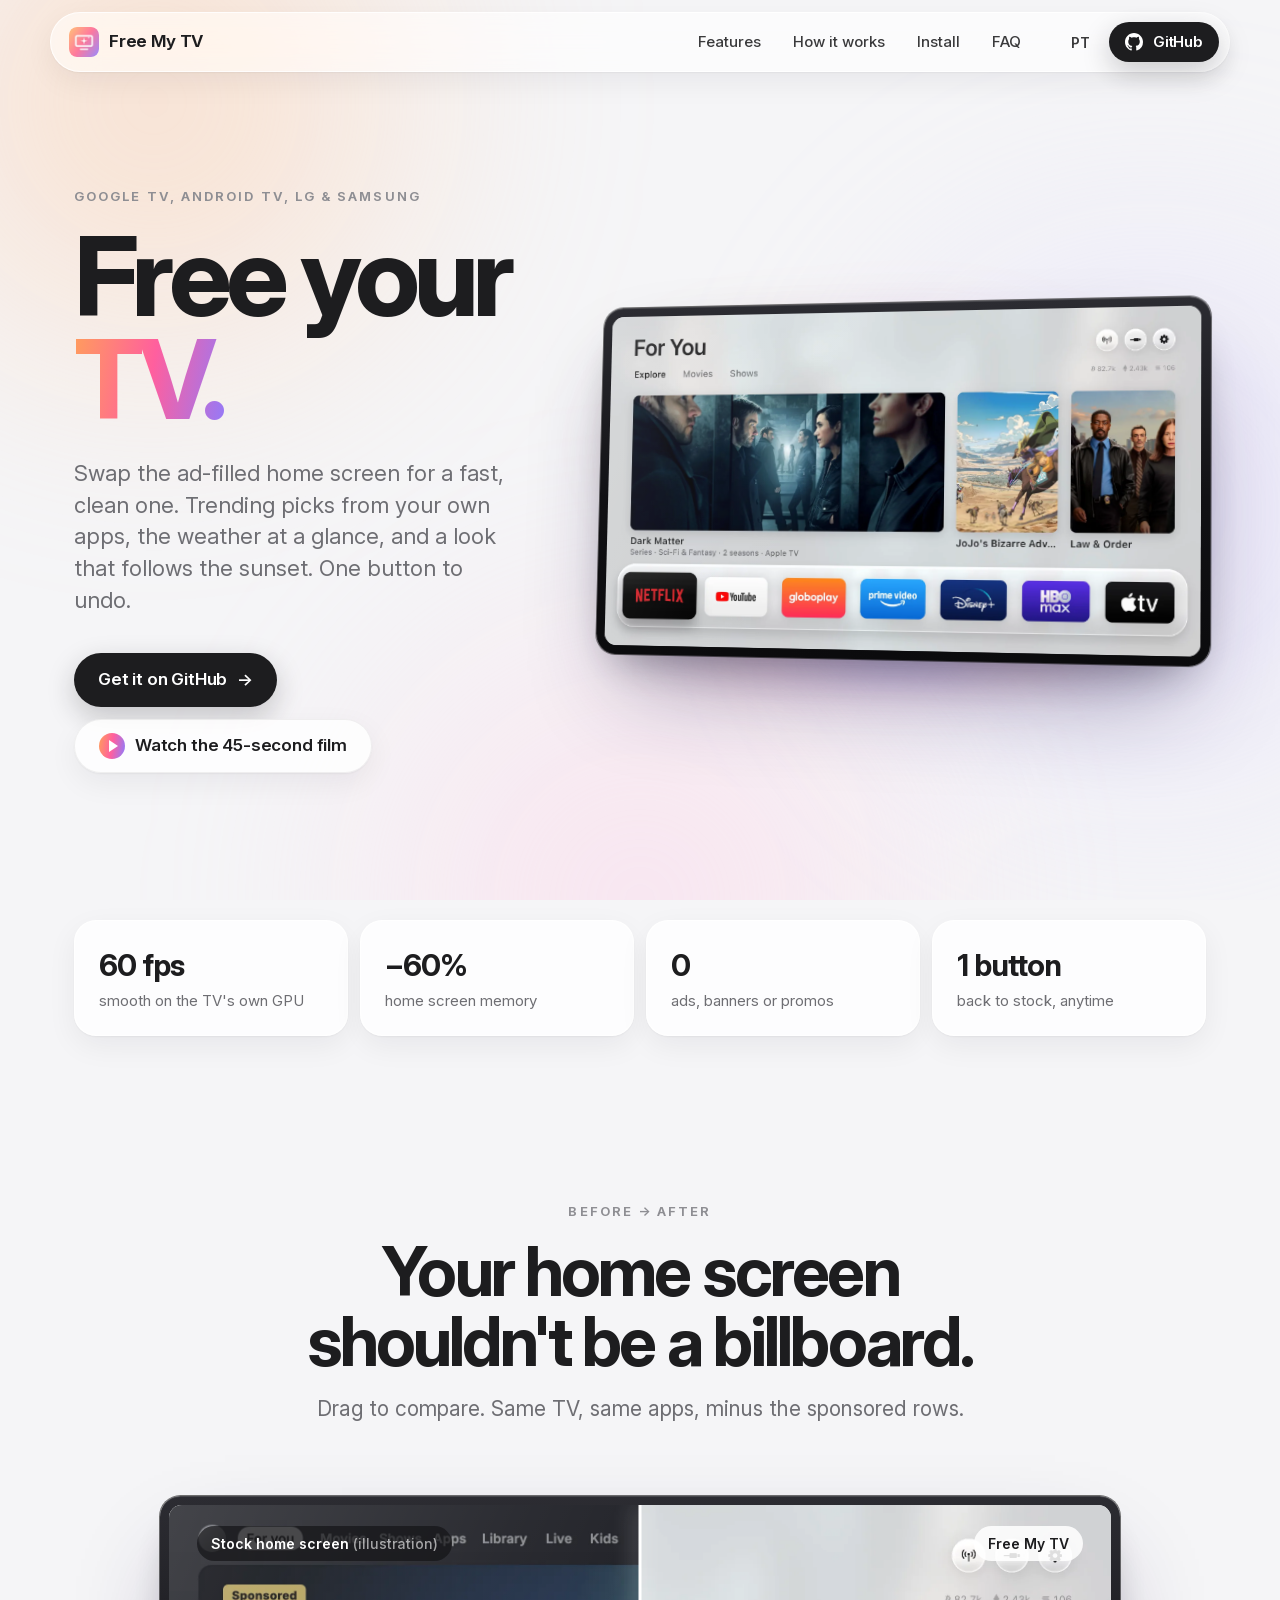
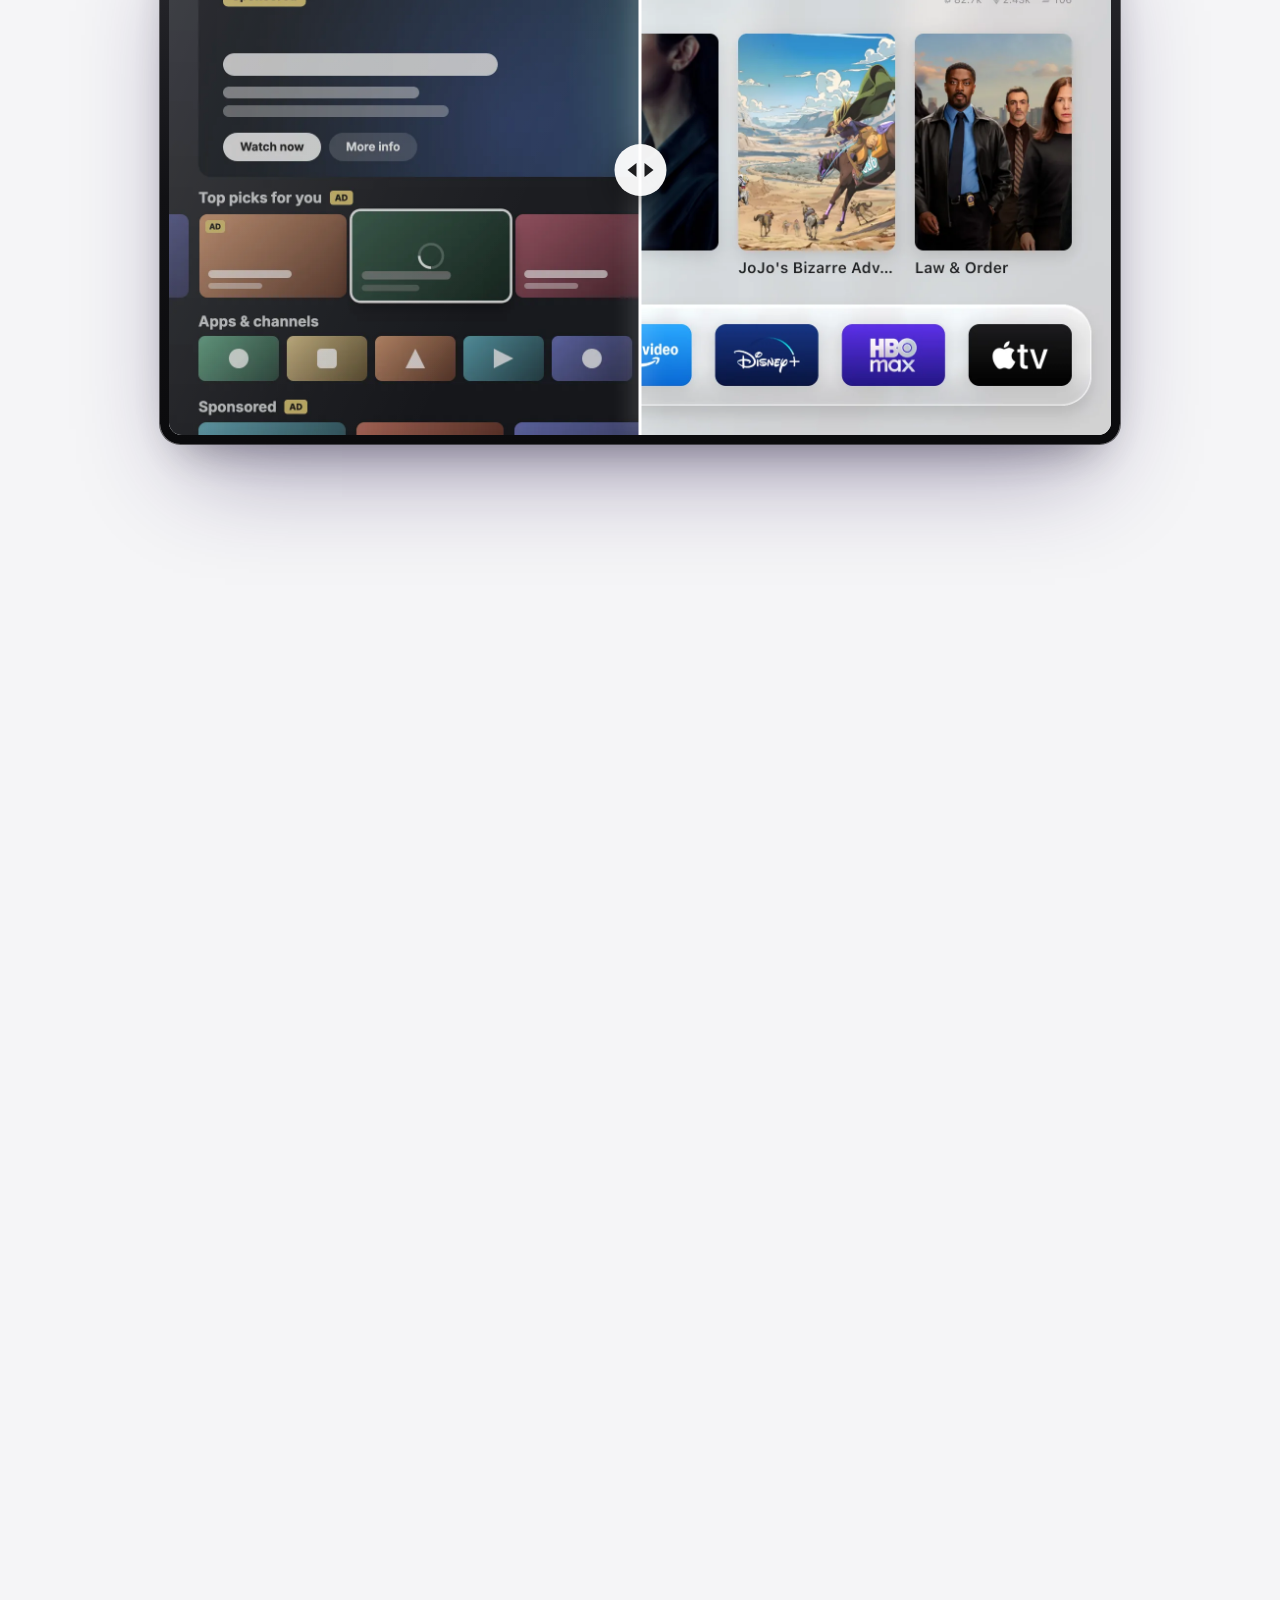
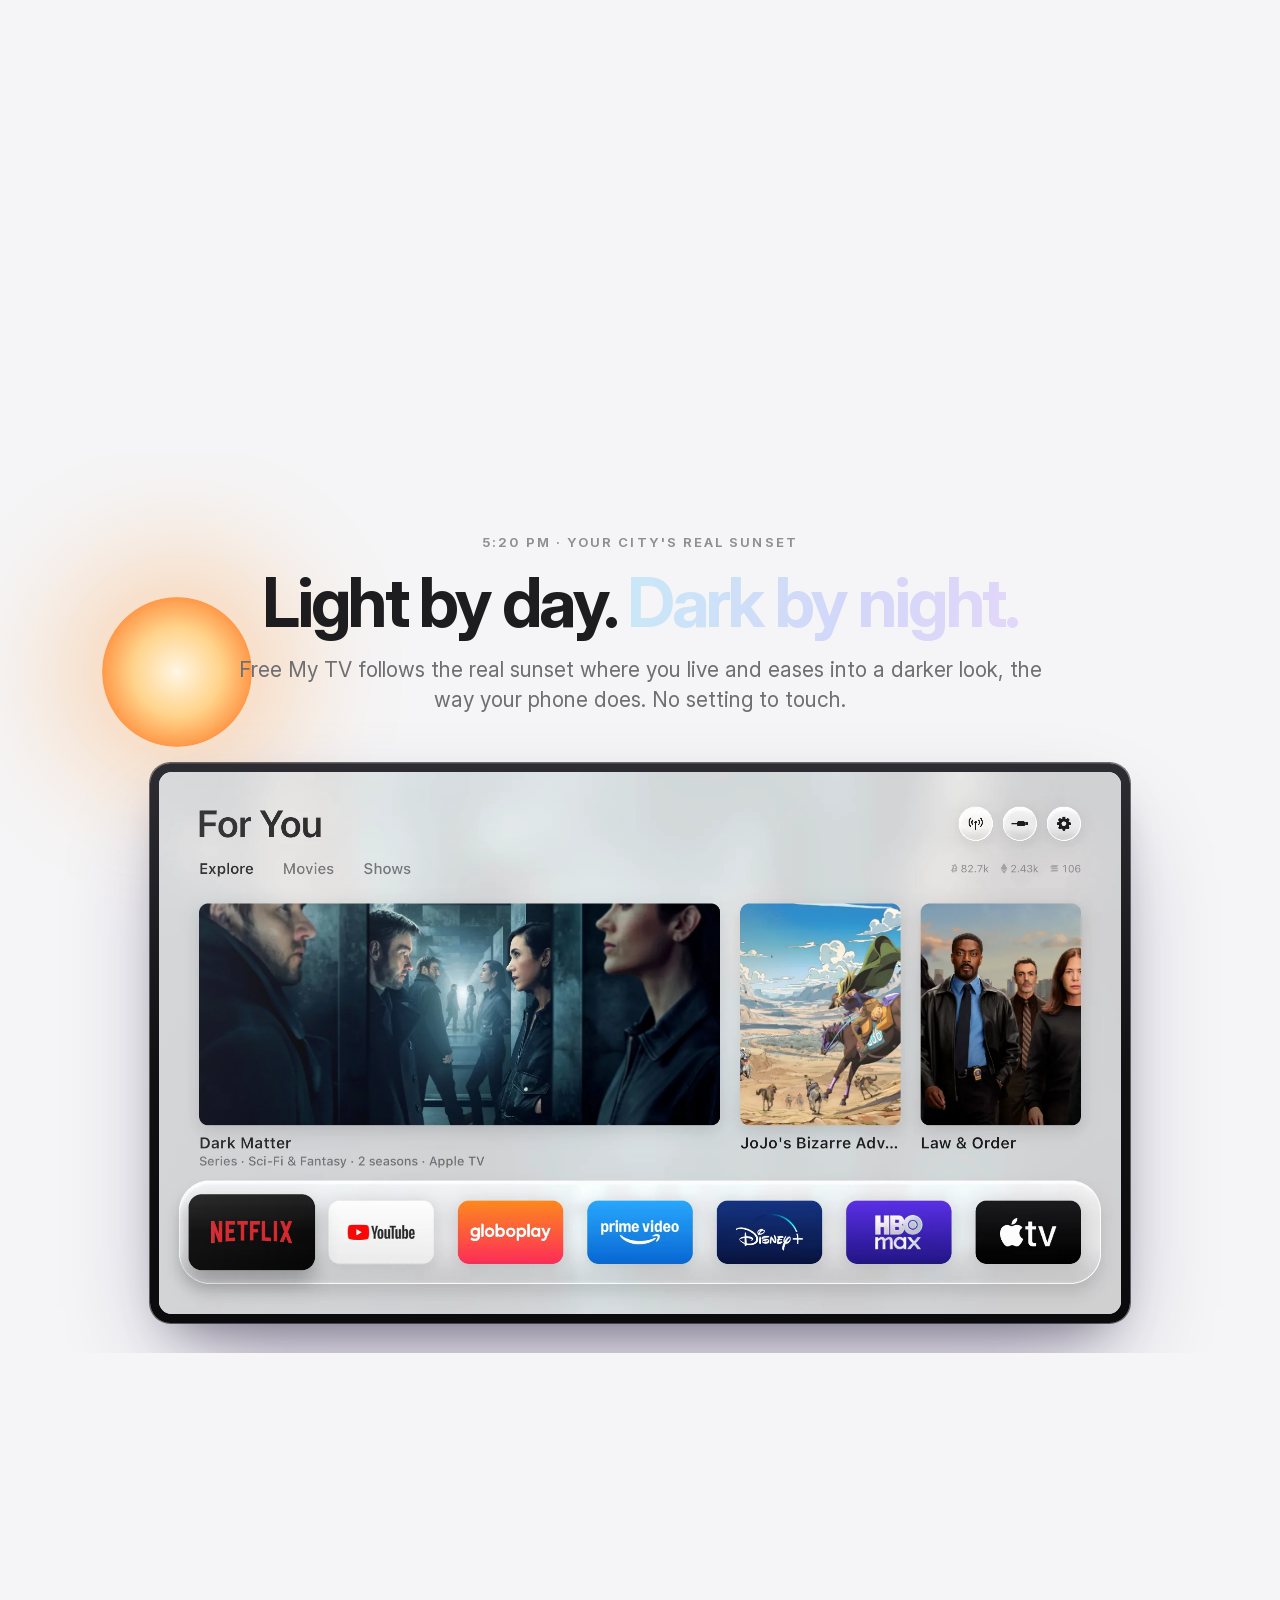
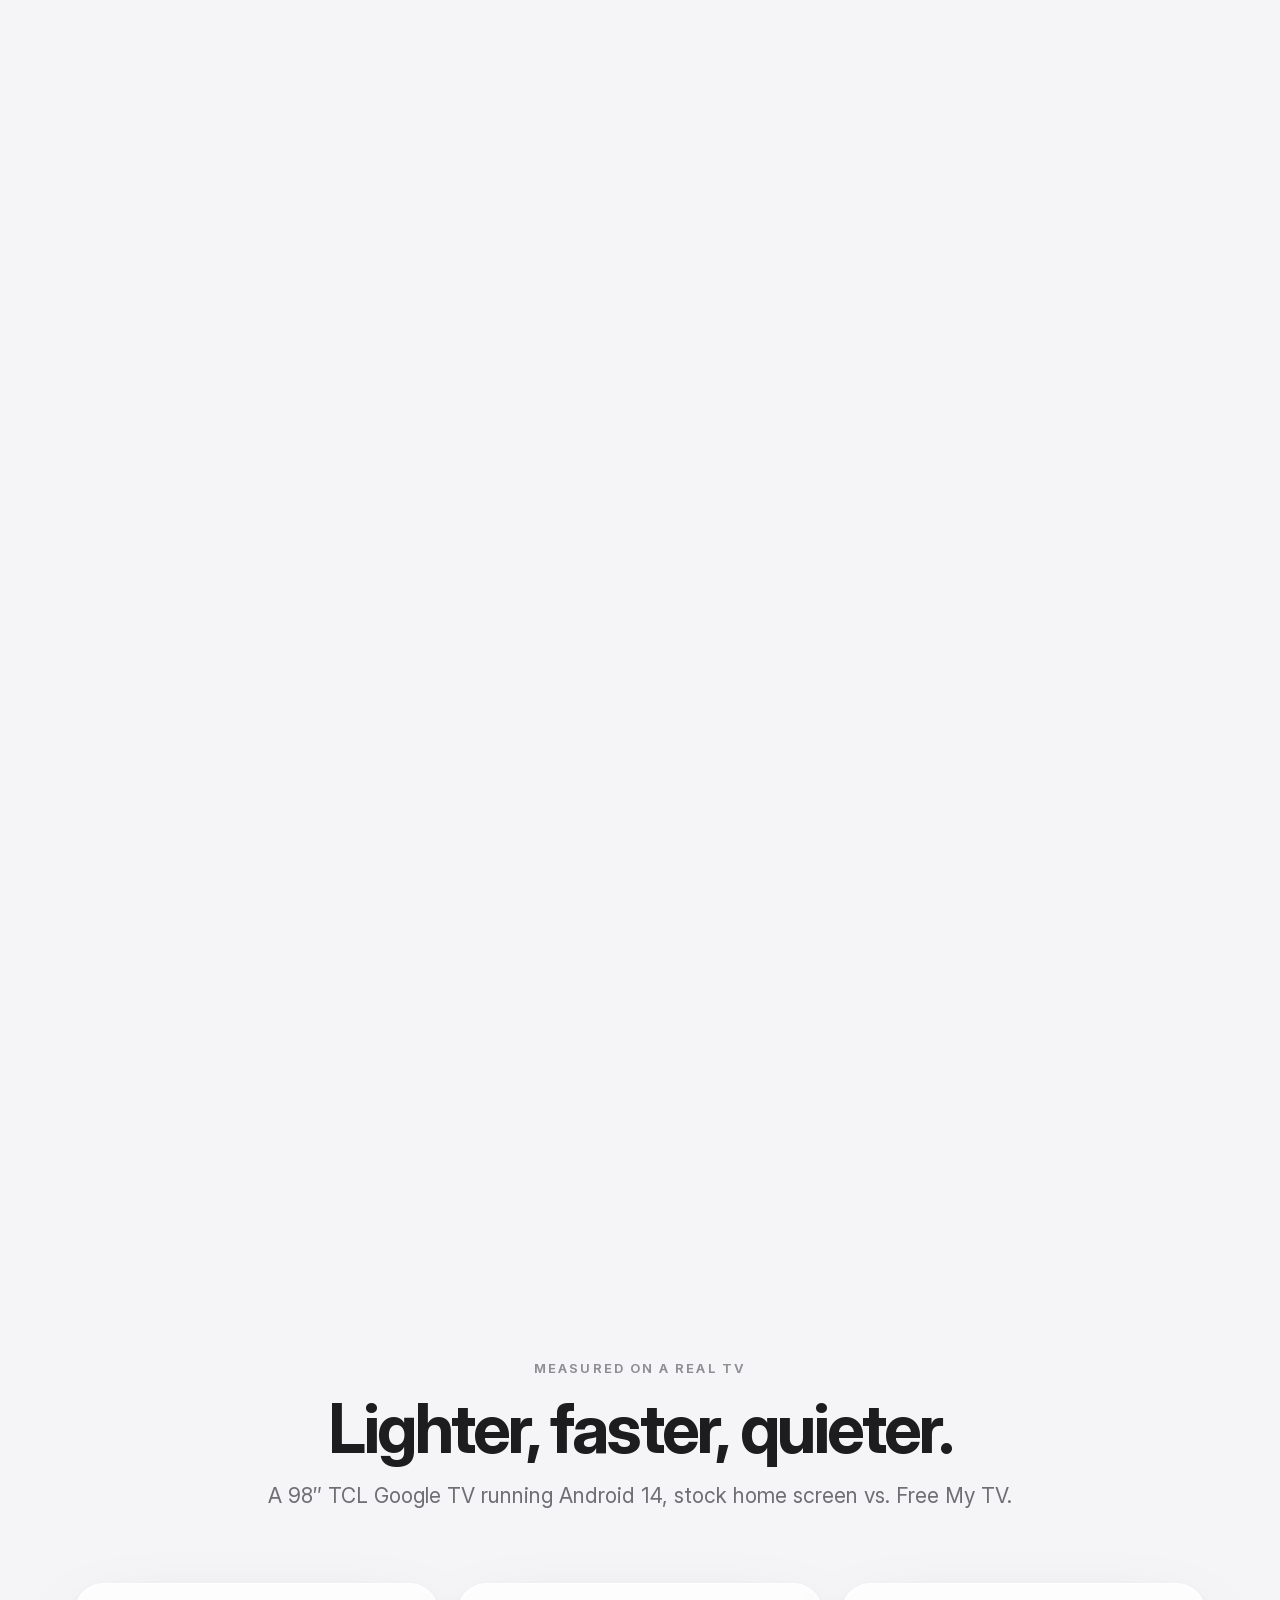
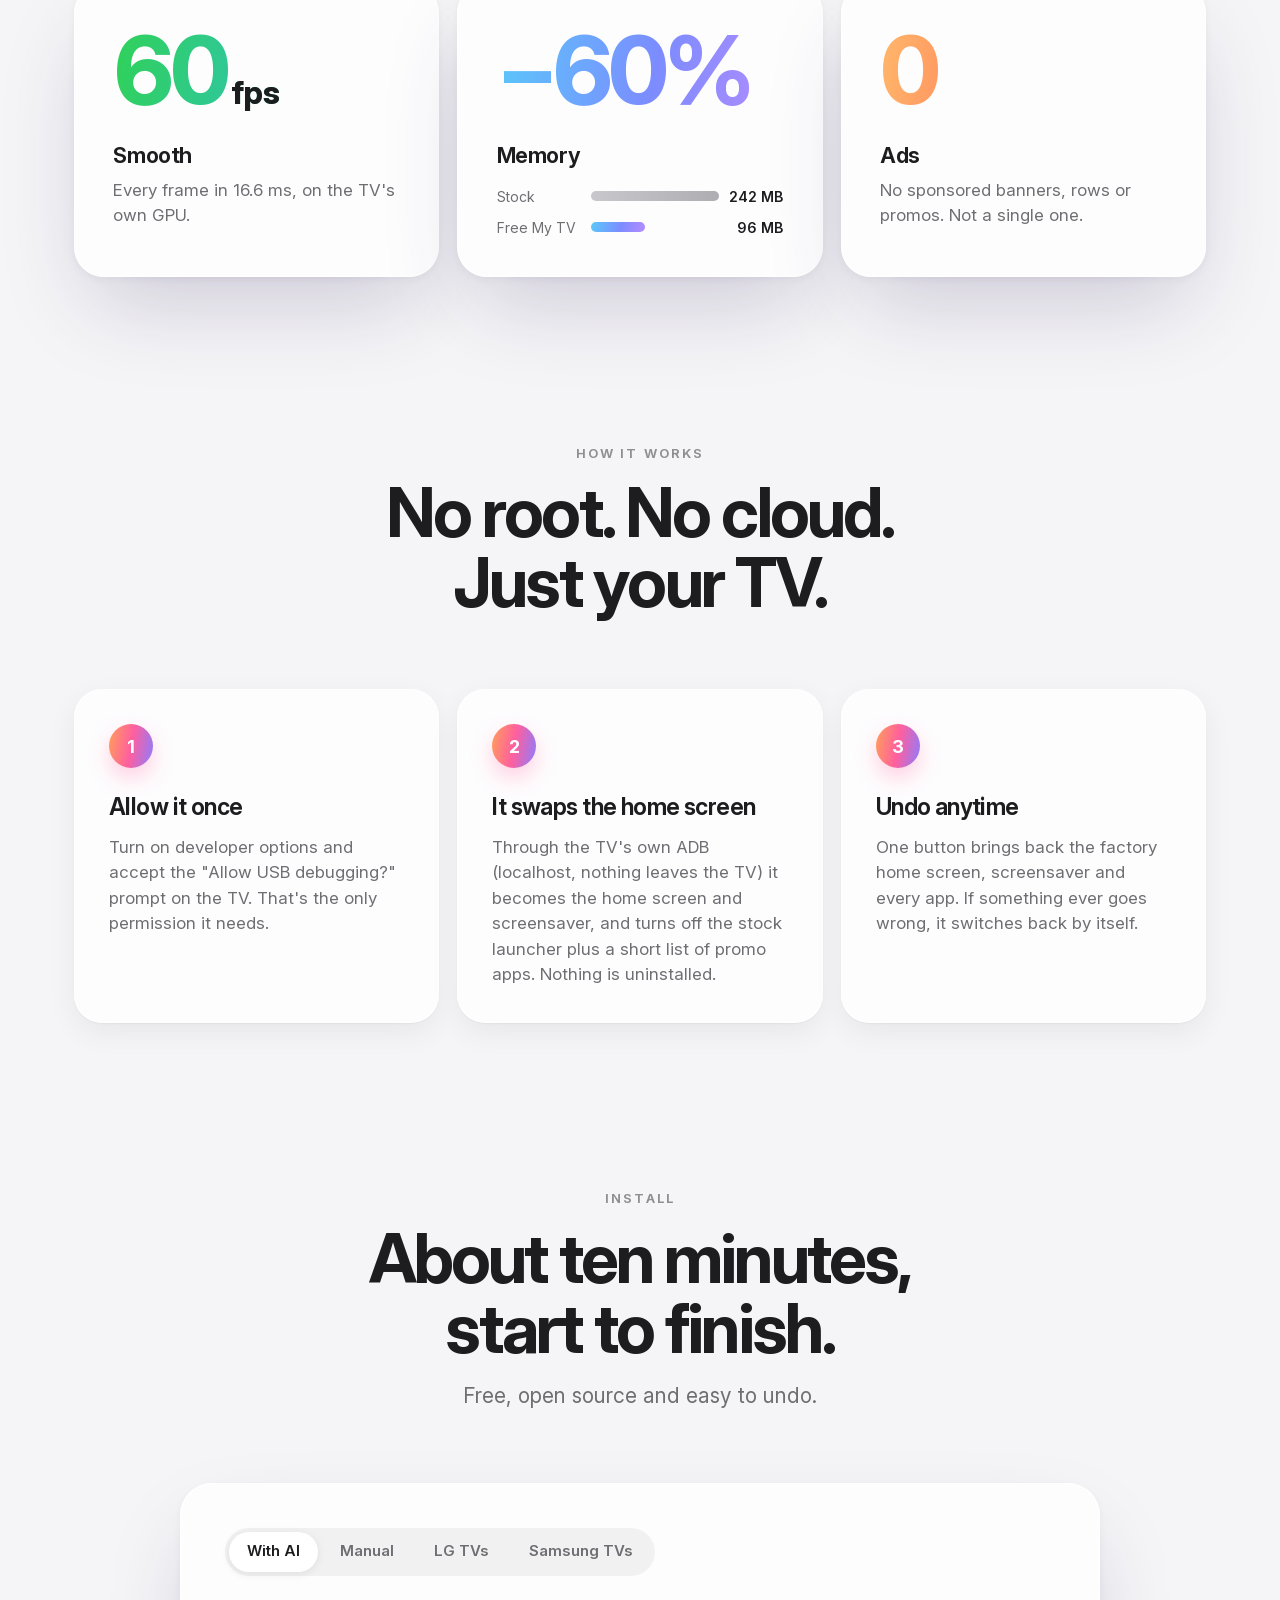
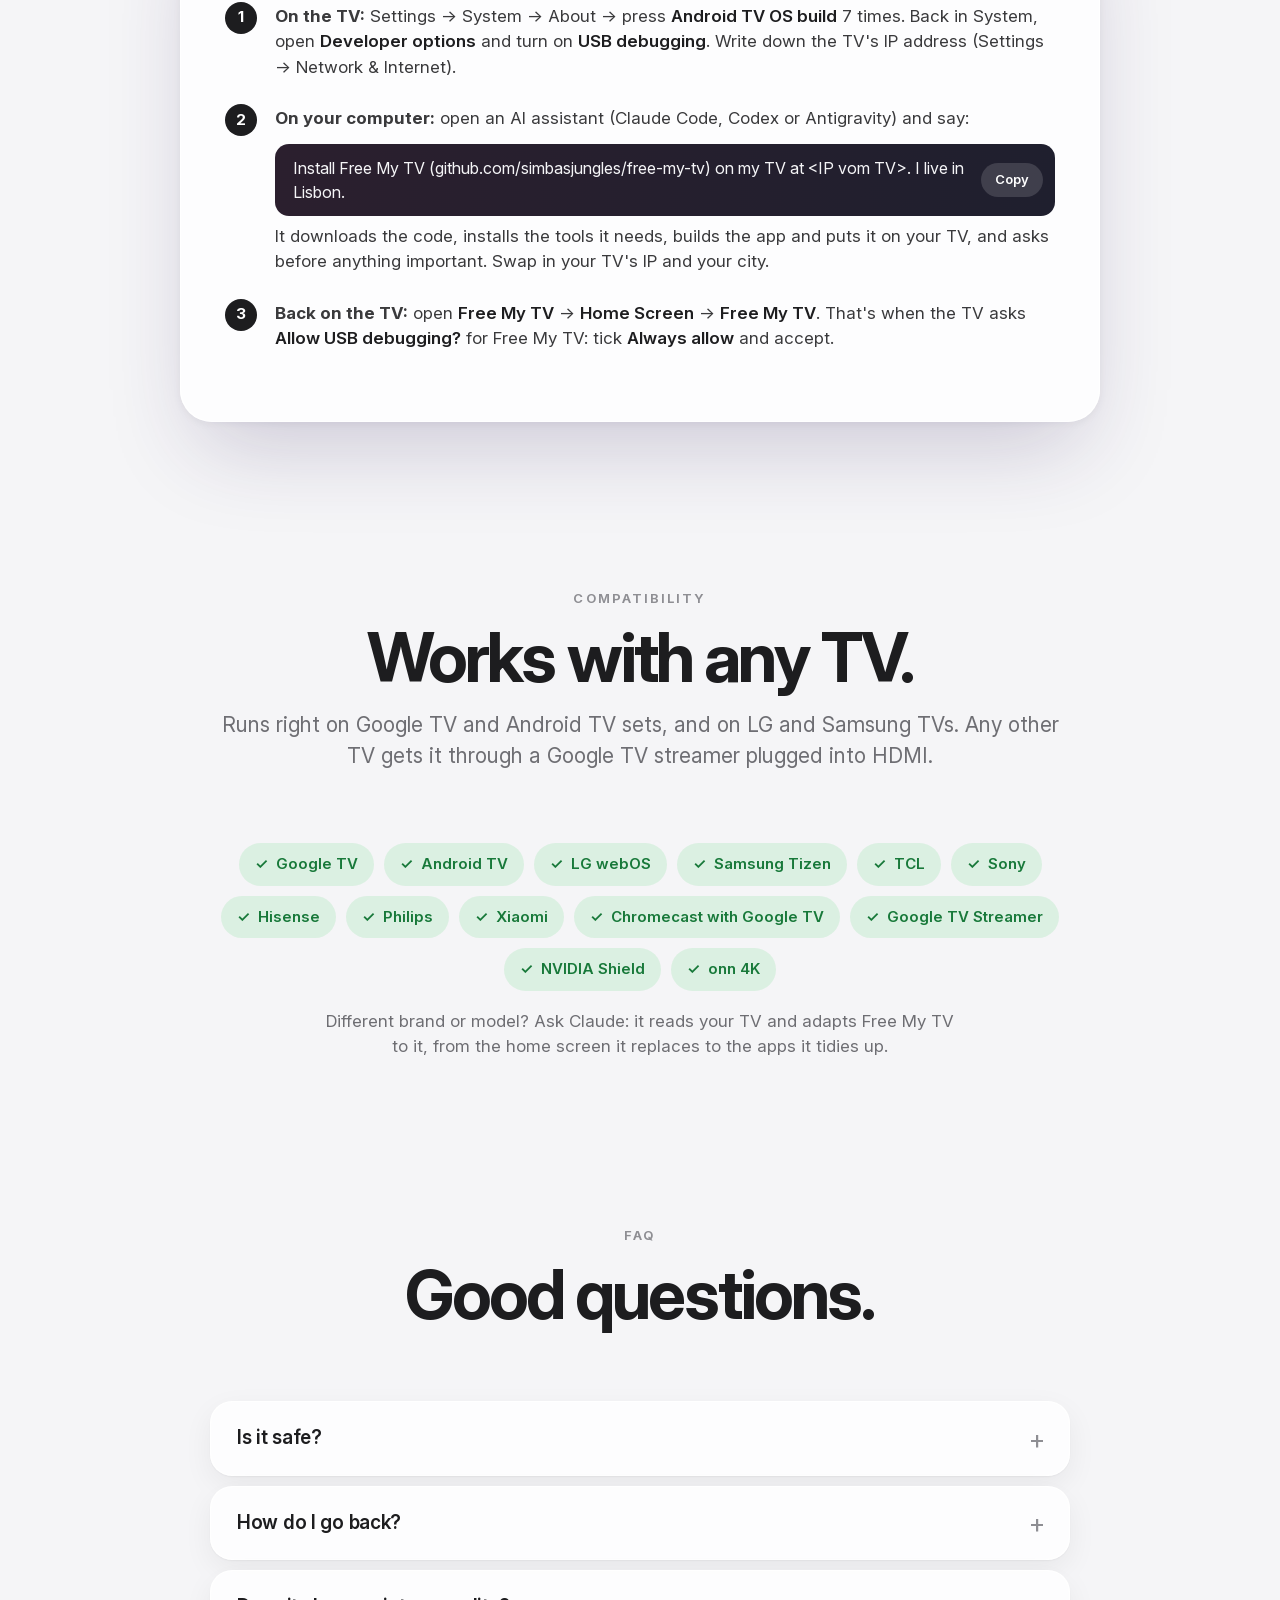
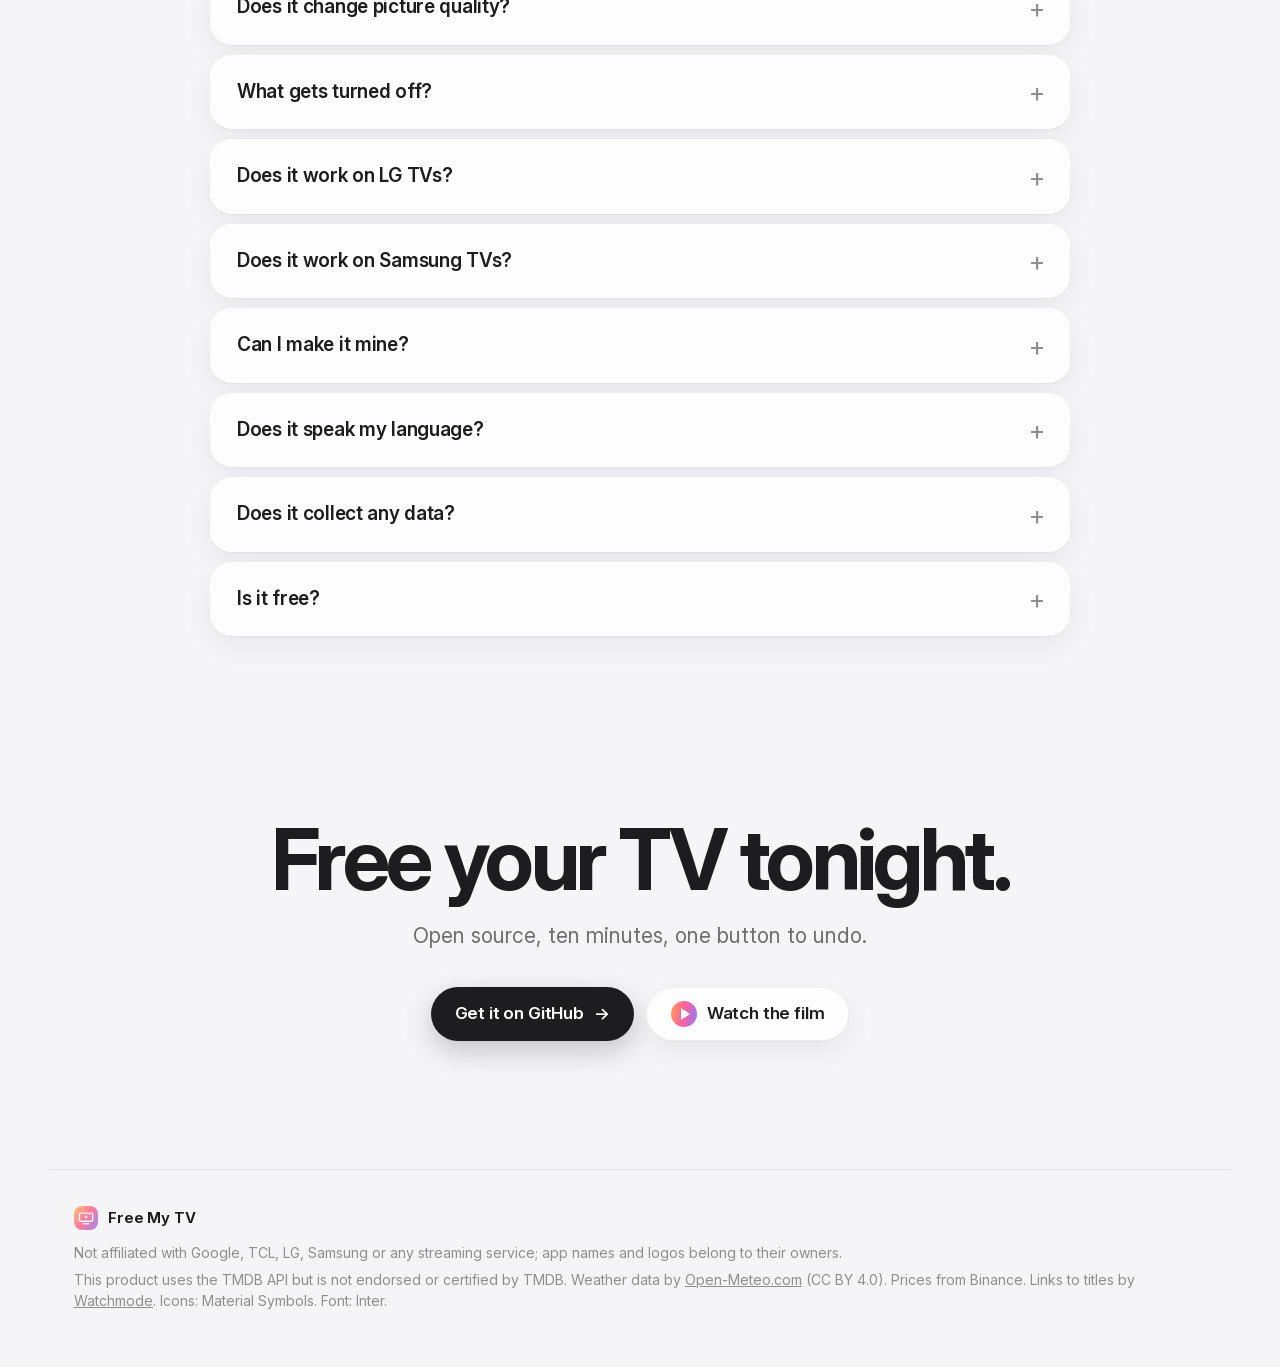
<file: docs/index.html>
<!doctype html>
<html lang="en">
<head>
  <meta charset="utf-8">
  <meta name="viewport" content="width=device-width, initial-scale=1, viewport-fit=cover">
  <script>
    // Brazilians (a Portuguese browser or a Brazilian time zone) get the Portuguese page; the PT/EN switch wins.
    (function () {
      var lang;
      try { lang = localStorage.getItem("lang"); } catch (e) {}
      if (!lang) {
        var zone = "";
        try { zone = Intl.DateTimeFormat().resolvedOptions().timeZone || ""; } catch (e) {}
        var brazil = /^(America\/(Sao_Paulo|Rio_Branco|Manaus|Cuiaba|Campo_Grande|Porto_Velho|Boa_Vista|Belem|Fortaleza|Recife|Araguaina|Maceio|Bahia|Santarem|Noronha|Eirunepe)|Brazil\/)/.test(zone);
        lang = brazil || /^pt\b/i.test(navigator.language || "") ? "pt" : "en";
      }
      if (lang === "pt") location.replace("pt/" + location.search + location.hash);
    })();
  </script>
  <title>Free My TV — a fast, ad-free home screen for Google TV, LG and Samsung TVs</title>
  <meta name="description" content="Open-source home screen for Google TV, Android TV, LG and Samsung TVs. No ads, 60 fps, trending picks from your own apps and a look that follows the sunset. One button to undo.">
  <link rel="canonical" href="https://freemytv.io/">
  <link rel="alternate" hreflang="en" href="https://freemytv.io/">
  <link rel="alternate" hreflang="pt-BR" href="https://freemytv.io/pt/">
  <link rel="alternate" hreflang="x-default" href="https://freemytv.io/">
  <meta name="theme-color" content="#F5F5F7">
  <meta property="og:type" content="website">
  <meta property="og:locale" content="en_US">
  <meta property="og:locale:alternate" content="pt_BR">
  <meta property="og:url" content="https://freemytv.io/">
  <meta property="og:title" content="Free My TV">
  <meta property="og:description" content="A fast, ad-free home screen for Google TV, LG and Samsung TVs. Open source. One button to undo.">
  <meta property="og:image" content="https://freemytv.io/assets/og.jpg">
  <meta property="og:image:width" content="1200">
  <meta property="og:image:height" content="630">
  <meta name="twitter:card" content="summary_large_image">
  <meta name="twitter:title" content="Free My TV">
  <meta name="twitter:description" content="A fast, ad-free home screen for Google TV, LG and Samsung TVs. Open source. One button to undo.">
  <meta name="twitter:image" content="https://freemytv.io/assets/og.jpg">
  <link rel="icon" type="image/png" href="assets/favicon-64.png">
  <link rel="apple-touch-icon" href="assets/apple-touch-icon.png">
  <link rel="preload" href="assets/fonts/InterVariable.ttf" as="font" type="font/ttf" crossorigin>
  <link rel="stylesheet" href="styles.css">
</head>
<body>
  <div class="sky" aria-hidden="true"><span class="blob b1"></span><span class="blob b2"></span><span class="blob b3"></span></div>

  <header class="nav" id="nav">
    <a class="brand" href="#top" aria-label="Free My TV, back to top">
      <img src="assets/icon-512.png" alt="" width="30" height="30">
      <span>Free My TV</span>
    </a>
    <nav class="links" aria-label="Sections">
      <a href="#features">Features</a>
      <a href="#how">How it works</a>
      <a href="#install">Install</a>
      <a href="#faq">FAQ</a>
    </nav>
    <div class="nav-end">
      <a class="lang" href="pt/" hreflang="pt-BR" lang="pt-BR" data-lang="pt" aria-label="Ler em português">PT</a>
      <a class="btn btn-dark btn-sm" href="https://github.com/simbasjungles/free-my-tv" rel="noopener">
      <svg class="gh" viewBox="0 0 16 16" aria-hidden="true"><path d="M8 0C3.58 0 0 3.58 0 8c0 3.54 2.29 6.53 5.47 7.59.4.07.55-.17.55-.38 0-.19-.01-.82-.01-1.49-2.01.37-2.53-.49-2.69-.94-.09-.23-.48-.94-.82-1.13-.28-.15-.68-.52-.01-.53.63-.01 1.08.58 1.23.82.72 1.21 1.87.87 2.33.66.07-.52.28-.87.51-1.07-1.78-.2-3.64-.89-3.64-3.95 0-.87.31-1.59.82-2.15-.08-.2-.36-1.02.08-2.12 0 0 .67-.21 2.2.82.64-.18 1.32-.27 2-.27.68 0 1.36.09 2 .27 1.53-1.04 2.2-.82 2.2-.82.44 1.1.16 1.92.08 2.12.51.56.82 1.27.82 2.15 0 3.07-1.87 3.75-3.65 3.95.29.25.54.73.54 1.48 0 1.07-.01 1.93-.01 2.2 0 .21.15.46.55.38A8.013 8.013 0 0016 8c0-4.42-3.58-8-8-8z"/></svg>
      <span>GitHub</span>
      </a>
    </div>
  </header>

  <main id="top">
    <!-- Hero -->
    <section class="hero">
      <div class="hero-copy">
        <p class="kicker" data-reveal>Google TV, Android TV, LG &amp; Samsung</p>
        <h1 data-reveal>Free your <span class="grad">TV.</span></h1>
        <p class="lede" data-reveal>Swap the ad-filled home screen for a fast, clean one. Trending picks from your own apps, the weather at a glance, and a look that follows the sunset. One button to undo.</p>
        <div class="cta" data-reveal>
          <a class="btn btn-dark" href="https://github.com/simbasjungles/free-my-tv" rel="noopener">Get it on GitHub <span aria-hidden="true">→</span></a>
          <button class="btn btn-glass" type="button" data-film><span class="play" aria-hidden="true"></span>Watch the 45-second film</button>
        </div>
      </div>
      <div class="hero-stage" data-reveal>
        <div class="tv tilt" id="heroTv">
          <div class="screen">
            <video data-src="assets/nav.mp4" poster="assets/nav-poster.webp" muted loop playsinline preload="none" aria-label="The Free My TV home screen, moving through the apps"></video>
          </div>
        </div>
        <div class="floor" aria-hidden="true"></div>
      </div>
      <ul class="stats" data-reveal>
        <li><b>60 fps</b><span>smooth on the TV's own GPU</span></li>
        <li><b>−60%</b><span>home screen memory</span></li>
        <li><b>0</b><span>ads, banners or promos</span></li>
        <li><b>1 button</b><span>back to stock, anytime</span></li>
      </ul>
    </section>

    <!-- Before / after -->
    <section class="section compare" id="compare">
      <div class="head" data-reveal>
        <p class="kicker">Before → after</p>
        <h2>Your home screen shouldn't be a billboard.</h2>
        <p class="sub">Drag to compare. Same TV, same apps, minus the sponsored rows.</p>
      </div>
      <div class="tv ba" id="ba" data-reveal tabindex="0" role="slider" aria-label="Compare the stock home screen with Free My TV" aria-valuemin="0" aria-valuemax="100" aria-valuenow="50">
        <div class="screen">
          <img class="after" src="assets/home-day.webp" alt="The Free My TV home screen: three picks, a glass shelf of apps" loading="lazy">
          <div class="before-wrap"><img class="before" src="assets/before.webp" alt="A typical stock home screen full of sponsored rows (illustration)" loading="lazy"></div>
          <span class="tag tag-l">Stock home screen <em>(illustration)</em></span>
          <span class="tag tag-r">Free My TV</span>
          <div class="handle" aria-hidden="true"><span></span></div>
        </div>
      </div>
    </section>

    <!-- Features -->
    <section class="section features" id="features">
      <article class="feature" data-reveal>
        <div class="copy">
          <p class="kicker">Home</p>
          <h3>Your apps, front and center.</h3>
          <p>The streaming apps you actually use, on a glass shelf that comes alive under the remote. No rows of promos, no autoplaying ads, nothing you didn't ask for.</p>
        </div>
        <div class="tv"><div class="screen"><video data-src="assets/nav.mp4" poster="assets/nav-poster.webp" muted loop playsinline preload="none" aria-label="Moving across the app shelf"></video></div></div>
      </article>

      <article class="feature flip" data-reveal>
        <div class="copy">
          <p class="kicker">Picks</p>
          <h3>Trending, not sponsored.</h3>
          <p>Three fresh picks every hour from what's trending this week and the latest releases, only from apps you already have. Movies and shows have their own tabs. Powered by TMDB.</p>
        </div>
        <div class="tv"><div class="screen"><video data-src="assets/tabs.mp4" poster="assets/tabs-poster.webp" muted loop playsinline preload="none" aria-label="Switching between Explore, Movies and Shows"></video></div></div>
      </article>

      <article class="feature" data-reveal>
        <div class="copy">
          <p class="kicker">Speed</p>
          <h3>Weather and markets, one press away.</h3>
          <p>Press down for the hour-by-hour forecast, sunrise and sunset, and live crypto prices. The drawer slides in at 60 frames per second, every frame on time, on the TV's own modest chip.</p>
          <div class="hud" aria-hidden="true"><i></i><b>60 FPS</b><svg viewBox="0 0 120 24" preserveAspectRatio="none"><polyline id="spark" fill="none" points=""/></svg><span>16.6 ms</span></div>
        </div>
        <div class="tv"><div class="screen"><video data-src="assets/drawer.mp4" poster="assets/drawer-poster.webp" muted loop playsinline preload="none" aria-label="The drawer with weather and crypto opening"></video></div></div>
      </article>
    </section>

    <!-- Sunset: scroll to go from day to night -->
    <section class="sunset" id="sunset" aria-label="Light by day, dark by night">
      <div class="sticky">
        <div class="stars" aria-hidden="true"></div>
        <div class="sun" aria-hidden="true"></div>
        <div class="moon" aria-hidden="true"></div>
        <div class="head">
          <p class="kicker"><span class="clock" id="sunClock">5:20 PM</span> · your city's real sunset</p>
          <h2><span class="w-day">Light by day.</span> <span class="w-night">Dark by night.</span></h2>
          <p class="sub">Free My TV follows the real sunset where you live and eases into a darker look, the way your phone does. No setting to touch.</p>
        </div>
        <div class="tv"><div class="screen">
          <img src="assets/day.webp" alt="The home screen during the day" loading="lazy">
          <img class="night" src="assets/night.webp" alt="The same home screen at night" loading="lazy">
        </div></div>
      </div>
    </section>

    <!-- Numbers -->
    <section class="section numbers" id="numbers">
      <div class="head" data-reveal>
        <p class="kicker">Measured on a real TV</p>
        <h2>Lighter, faster, quieter.</h2>
        <p class="sub">A 98″ TCL Google TV running Android 14, stock home screen vs. Free My TV.</p>
      </div>
      <div class="cards">
        <div class="card" data-reveal><b class="big grad-mint"><span data-count="60">0</span><small>fps</small></b><h4>Smooth</h4><p>Every frame in 16.6 ms, on the TV's own GPU.</p></div>
        <div class="card" data-reveal><b class="big grad-sky">−<span data-count="60">0</span>%</b><h4>Memory</h4>
          <div class="bars"><div><span>Stock</span><i style="--w:100%"></i><em>242 MB</em></div><div><span>Free My TV</span><i style="--w:40%"></i><em>96 MB</em></div></div>
        </div>
        <div class="card" data-reveal><b class="big grad-sun">0</b><h4>Ads</h4><p>No sponsored banners, rows or promos. Not a single one.</p></div>
      </div>
    </section>

    <!-- How it works -->
    <section class="section how" id="how">
      <div class="head" data-reveal>
        <p class="kicker">How it works</p>
        <h2>No root. No cloud. Just your TV.</h2>
      </div>
      <ol class="steps">
        <li class="step" data-reveal>
          <span class="num">1</span>
          <h4>Allow it once</h4>
          <p>Turn on developer options and accept the "Allow USB debugging?" prompt on the TV. That's the only permission it needs.</p>
        </li>
        <li class="step" data-reveal>
          <span class="num">2</span>
          <h4>It swaps the home screen</h4>
          <p>Through the TV's own ADB (localhost, nothing leaves the TV) it becomes the home screen and screensaver, and turns off the stock launcher plus a short list of promo apps. Nothing is uninstalled.</p>
        </li>
        <li class="step" data-reveal>
          <span class="num">3</span>
          <h4>Undo anytime</h4>
          <p>One button brings back the factory home screen, screensaver and every app. If something ever goes wrong, it switches back by itself.</p>
        </li>
      </ol>
    </section>

    <!-- Install -->
    <section class="section install" id="install">
      <div class="head" data-reveal>
        <p class="kicker">Install</p>
        <h2>About ten minutes, start to finish.</h2>
        <p class="sub">Free, open source and easy to undo.</p>
      </div>
      <div class="panel" data-reveal>
        <div class="tabs" role="tablist" aria-label="Install method">
          <button role="tab" aria-selected="true" aria-controls="tab-claude" id="t-claude">With AI</button>
          <button role="tab" aria-selected="false" aria-controls="tab-manual" id="t-manual">Manual</button>
          <button role="tab" aria-selected="false" aria-controls="tab-lg" id="t-lg">LG TVs</button>
          <button role="tab" aria-selected="false" aria-controls="tab-samsung" id="t-samsung">Samsung TVs</button>
        </div>

        <div class="tabpanel" id="tab-claude" role="tabpanel" aria-labelledby="t-claude">
          <ol class="howto">
            <li><b>On the TV:</b> Settings → System → About → press <em>Android TV OS build</em> 7 times. Back in System, open <em>Developer options</em> and turn on <em>USB debugging</em>. Write down the TV's IP address (Settings → Network &amp; Internet).</li>
            <li><b>On your computer:</b> open an AI assistant (Claude Code, Codex or Antigravity) and say:
              <div class="code prompt"><code>Install Free My TV (github.com/simbasjungles/free-my-tv) on my TV at &lt;IP vom TV&gt;. I live in Lisbon.</code><button class="copy-btn" type="button" aria-label="Copy prompt">Copy</button></div>
              It downloads the code, installs the tools it needs, builds the app and puts it on your TV, and asks before anything important. Swap in your TV's IP and your city.
            </li>
            <li><b>Back on the TV:</b> open <em>Free My TV</em> → <em>Home Screen</em> → <em>Free My TV</em>. That's when the TV asks <em>Allow USB debugging?</em> for Free My TV: tick <em>Always allow</em> and accept.</li>
          </ol>
        </div>

        <div class="tabpanel" id="tab-manual" role="tabpanel" aria-labelledby="t-manual" hidden>
          <ol class="howto">
            <li><b>On the TV:</b> turn on <em>Developer options</em> and <em>USB debugging</em> (as in the other tab), and note its IP address.</li>
            <li><b>Tools:</b> a JDK (17+), the Android SDK command-line tools and adb. On a Mac:
              <div class="code"><code>brew install --cask temurin android-commandlinetools android-platform-tools &amp;&amp; sdkmanager "build-tools;34.0.0" "platforms;android-34"</code><button class="copy-btn" type="button" aria-label="Copy command">Copy</button></div>
            </li>
            <li><b>Build:</b> the first run creates <em>config.properties</em>. Add your city there and, for the trending picks, a <a href="https://www.themoviedb.org/settings/api" rel="noopener">free TMDB key</a>. Then build again.
              <div class="code"><code>git clone https://github.com/simbasjungles/free-my-tv &amp;&amp; cd free-my-tv &amp;&amp; ./build.sh</code><button class="copy-btn" type="button" aria-label="Copy command">Copy</button></div>
              Or skip the build: <em>FreeMyTV.apk</em> from the <a href="https://github.com/simbasjungles/free-my-tv/releases/latest" rel="noopener">latest release</a> installs as it is, with your city from the TV's time zone (the picks need your own build).
            </li>
            <li><b>Install:</b>
              <div class="code"><code>adb connect &lt;IP vom TV&gt;:5555 &amp;&amp; adb install -r FreeMyTV.apk</code><button class="copy-btn" type="button" aria-label="Copy command">Copy</button></div>
              On TCL TVs, also let it run in the background (TCL blocks it by default):
              <div class="code"><code>adb shell &quot;appops set io.freemytv AUTO_START allow || appops set io.freemytv APP_AUTO_START allow&quot;</code><button class="copy-btn" type="button" aria-label="Copy command">Copy</button></div>
            </li>
            <li><b>On the TV:</b> open <em>Free My TV</em> → <em>Home Screen</em> → <em>Free My TV</em>.</li>
          </ol>
        </div>

        <div class="tabpanel" id="tab-lg" role="tabpanel" aria-labelledby="t-lg" hidden>
          <ol class="howto">
            <li><b>On the TV:</b> in the LG Content Store, install <em>Developer Mode</em>. Sign in with a free <a href="https://webostv.developer.lge.com" rel="noopener">LG developer account</a>, turn on <em>Dev Mode Status</em> (the TV restarts), then turn on <em>Key Server</em>. Write down the IP address and the passphrase it shows.</li>
            <li><b>On your computer:</b> get the code and build the LG app. Add your city to <em>config.properties</em>, as for Google TV.
              <div class="code"><code>git clone https://github.com/simbasjungles/free-my-tv &amp;&amp; cd free-my-tv &amp;&amp; python3 webos/build.py</code><button class="copy-btn" type="button" aria-label="Copy command">Copy</button></div>
            </li>
            <li><b>Install:</b> type the TV's passphrase when it asks. Free My TV opens on the TV.
              <div class="code"><code>python3 webos/install.py &lt;IP vom TV&gt;</code><button class="copy-btn" type="button" aria-label="Copy command">Copy</button></div>
            </li>
            <li><b>One press away:</b> while it's open, hold a number key on the remote. From then on, that key opens Free My TV from anywhere. Press <em>EXTEND</em> in Developer Mode once a month to keep it.</li>
          </ol>
        </div>

        <div class="tabpanel" id="tab-samsung" role="tabpanel" aria-labelledby="t-samsung" hidden>
          <ol class="howto">
            <li><b>On the TV:</b> open <em>Apps</em> and type <em>1&nbsp;2&nbsp;3&nbsp;4&nbsp;5</em> on the remote. Turn <em>Developer mode</em> on, type your computer's IP address in <em>Host PC IP</em>, and restart the TV.</li>
            <li><b>On your computer:</b> download <a href="https://github.com/reisxd/TizenBrewInstaller/releases/latest" rel="noopener">TizenBrew Installer</a>, the community's installer for Samsung TVs, open it and connect to your TV.</li>
            <li><b>Install from GitHub:</b> type this. On 2023 and newer TVs it asks you to sign in to your Samsung account once, to sign the app for your TV.
              <div class="code"><code>simbasjungles/free-my-tv</code><button class="copy-btn" type="button" aria-label="Copy">Copy</button></div>
            </li>
            <li><b>Straight to it:</b> in the TV's settings, under <em>Start Screen Options</em>, turn on <em>Autorun Last App</em>: the TV turns on into Free My TV. It takes your city from the TV's time zone (change it in <em>Home Settings</em> → <em>City</em>); for the trending picks, Claude Code builds it with your own settings.</li>
          </ol>
        </div>
      </div>
    </section>

    <!-- Compatibility -->
    <section class="section compat" id="compat">
      <div class="head" data-reveal>
        <p class="kicker">Compatibility</p>
        <h2>Works with any TV.</h2>
        <p class="sub">Runs right on Google TV and Android TV sets, and on LG and Samsung TVs. Any other TV gets it through a Google TV streamer plugged into HDMI.</p>
      </div>
      <div class="chips" data-reveal>
        <span class="chip ok">Google TV</span><span class="chip ok">Android TV</span><span class="chip ok">LG webOS</span><span class="chip ok">Samsung Tizen</span><span class="chip ok">TCL</span><span class="chip ok">Sony</span>
        <span class="chip ok">Hisense</span><span class="chip ok">Philips</span><span class="chip ok">Xiaomi</span><span class="chip ok">Chromecast with Google TV</span>
        <span class="chip ok">Google TV Streamer</span><span class="chip ok">NVIDIA Shield</span><span class="chip ok">onn 4K</span>
      </div>
      <p class="note" data-reveal>Different brand or model? Ask Claude: it reads your TV and adapts Free My TV to it, from the home screen it replaces to the apps it tidies up.</p>
    </section>

    <!-- FAQ -->
    <section class="section faq" id="faq">
      <div class="head" data-reveal>
        <p class="kicker">FAQ</p>
        <h2>Good questions.</h2>
      </div>
      <div class="qs" data-reveal>
        <details><summary>Is it safe?</summary><p>It uses the same commands as Android's own developer tools, from inside the TV. Nothing is rooted or uninstalled: apps are only turned off and come back with one button. Picture, sound, inputs, the remote, Google services and the Play Store are on a never-touch list.</p></details>
        <details><summary>How do I go back?</summary><p>Open Free My TV → Home Screen → Original. The factory home screen, screensaver and every app come back exactly as they were. If the new home screen ever crashes three times in five minutes, it switches back on its own.</p></details>
        <details><summary>Does it change picture quality?</summary><p>No. Picture settings aren't touched, and videos play through the same hardware path. We measured the same resolution and the same video source in both modes.</p></details>
        <details><summary>What gets turned off?</summary><p>The stock home screen and screensaver (replaced), Google TV's recovery home, Play Games and YouTube Music, and on TCL TVs the TCL Channel, messages, store demo, hotel menu, manuals, mirroring and logging apps. Google Assistant only if you ask for it in the config.</p></details>
        <details><summary>Does it work on LG TVs?</summary><p>Yes. On LG it installs through LG's own Developer Mode, with nothing rooted or changed on the TV, and it opens with one press of a number key. Same home screen, same picks, weather and prices. Press EXTEND in the Developer Mode app once a month to keep it.</p></details>
        <details><summary>Does it work on Samsung TVs?</summary><p>Yes, on Samsung TVs from 2017 on. It installs through Samsung's own Developer Mode with TizenBrew Installer, the community's installer, with nothing rooted or changed on the TV. Same home screen, weather and prices, with your city from the TV's time zone. For the trending picks, Claude Code builds it with your free TMDB key.</p></details>
        <details><summary>Can I make it mine?</summary><p>That's the idea. Open the folder in Claude Code and just ask: "add Crunchyroll to the shelf", "show prices in euros", "set it up for my Sony". It changes the code, rebuilds the app and puts it on your TV.</p></details>
        <details><summary>Does it speak my language?</summary><p>English, Spanish, Portuguese, Russian, German, French, Italian, Japanese and 18 more, following the TV's language, or the one you pick in its settings. Want another one? Ask Claude to add it.</p></details>
        <details><summary>Does it collect any data?</summary><p>No accounts, no analytics, no tracking. It only talks to TMDB (picks), Open-Meteo (weather, for your city) and Binance (prices), and Watchmode (links to titles) only if you set its key. On Google TV and Android TV, the ready APK also asks GitHub once a week for a new version.</p></details>
        <details><summary>Is it free?</summary><p>Yes. MIT license, and the TMDB key is free too.</p></details>
      </div>
    </section>

    <!-- Final CTA -->
    <section class="final" data-reveal>
      <h2>Free your TV tonight.</h2>
      <p class="sub">Open source, ten minutes, one button to undo.</p>
      <div class="cta">
        <a class="btn btn-dark" href="https://github.com/simbasjungles/free-my-tv" rel="noopener">Get it on GitHub <span aria-hidden="true">→</span></a>
        <button class="btn btn-glass" type="button" data-film><span class="play" aria-hidden="true"></span>Watch the film</button>
      </div>
    </section>
  </main>

  <footer class="foot">
    <div class="brand"><img src="assets/icon-512.png" alt="" width="24" height="24"><span>Free My TV</span></div>
    <p>Not affiliated with Google, TCL, LG, Samsung or any streaming service; app names and logos belong to their owners.</p>
    <p>This product uses the TMDB API but is not endorsed or certified by TMDB. Weather data by <a href="https://open-meteo.com/" rel="noopener">Open-Meteo.com</a> (CC BY 4.0). Prices from Binance. Links to titles by <a href="https://api.watchmode.com/" rel="noopener">Watchmode</a>. Icons: Material Symbols. Font: Inter.</p>
  </footer>

  <dialog class="film" id="film" aria-label="The Free My TV film">
    <button class="close" type="button" aria-label="Close">×</button>
    <video controls playsinline preload="none" poster="assets/film-poster.webp"><source src="assets/film.mp4" type="video/mp4"></video>
  </dialog>

  <script src="app.js" defer></script>
</body>
</html>
</file>
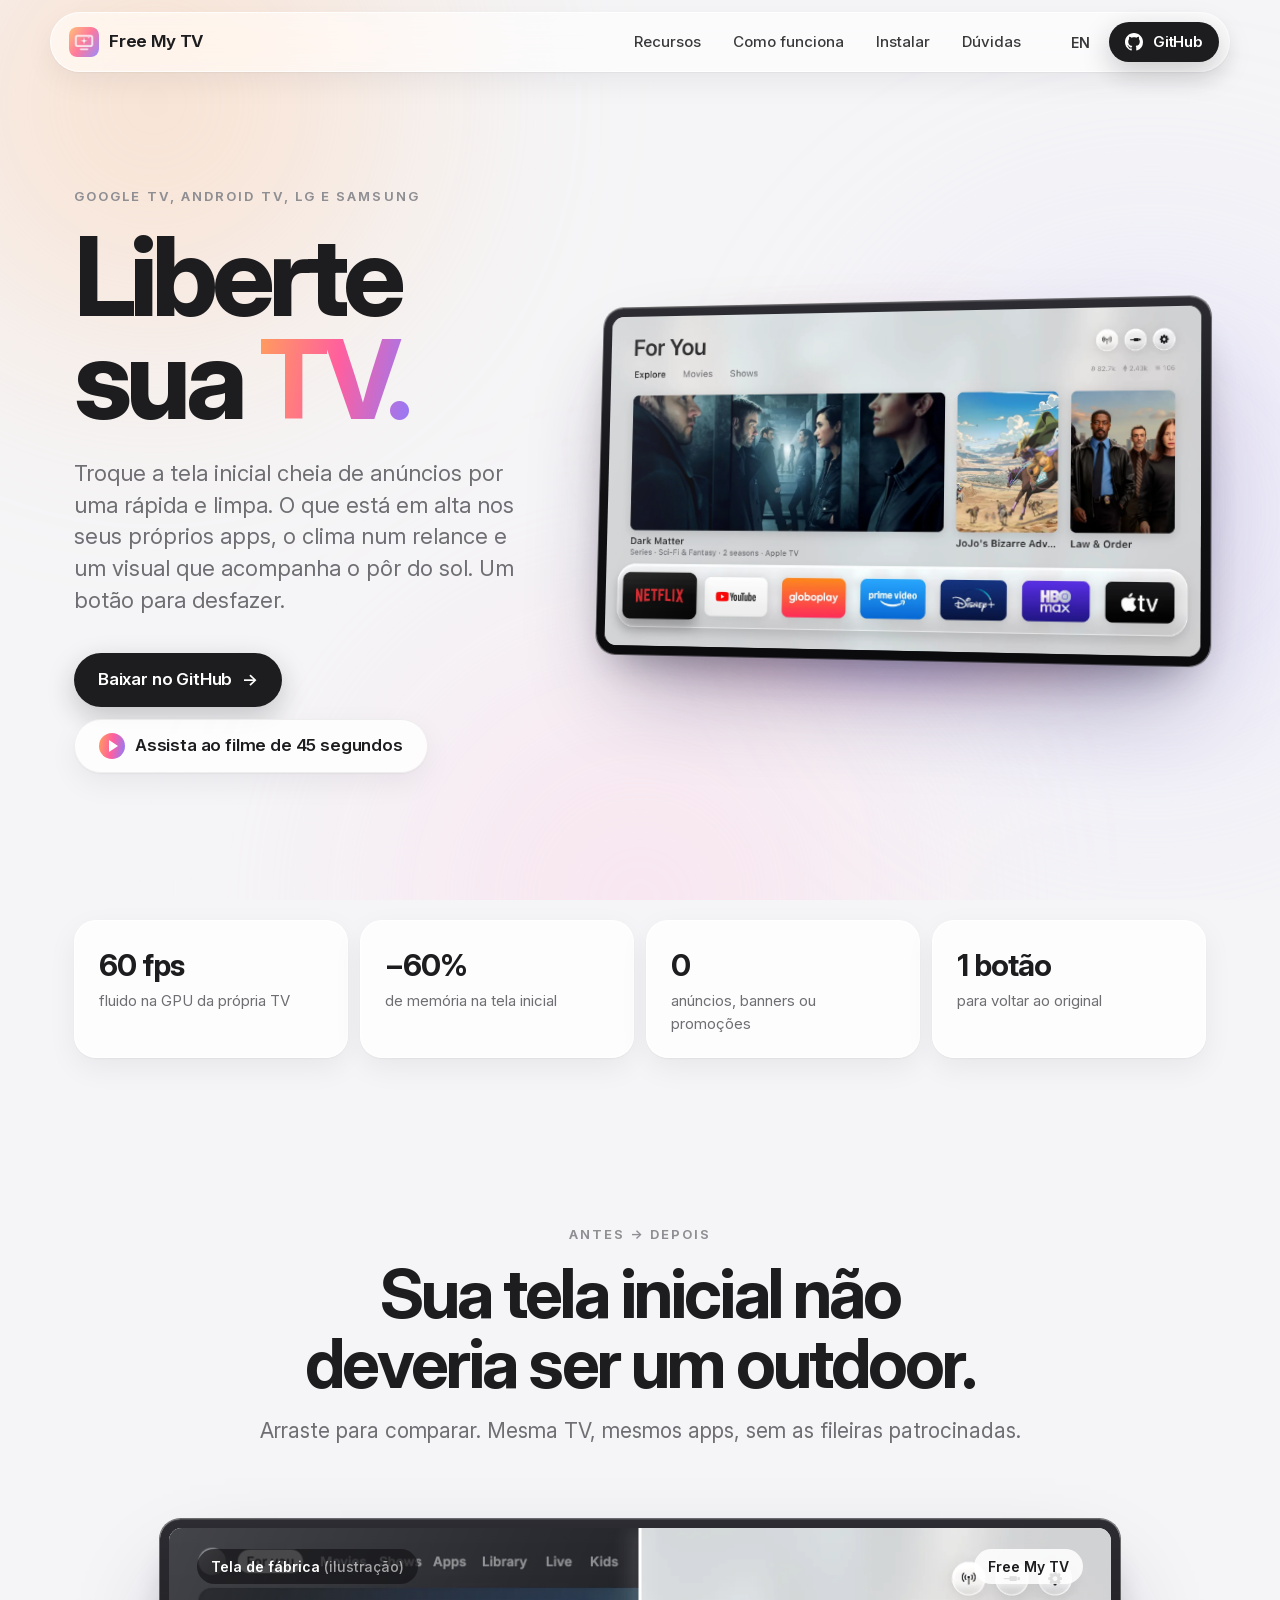
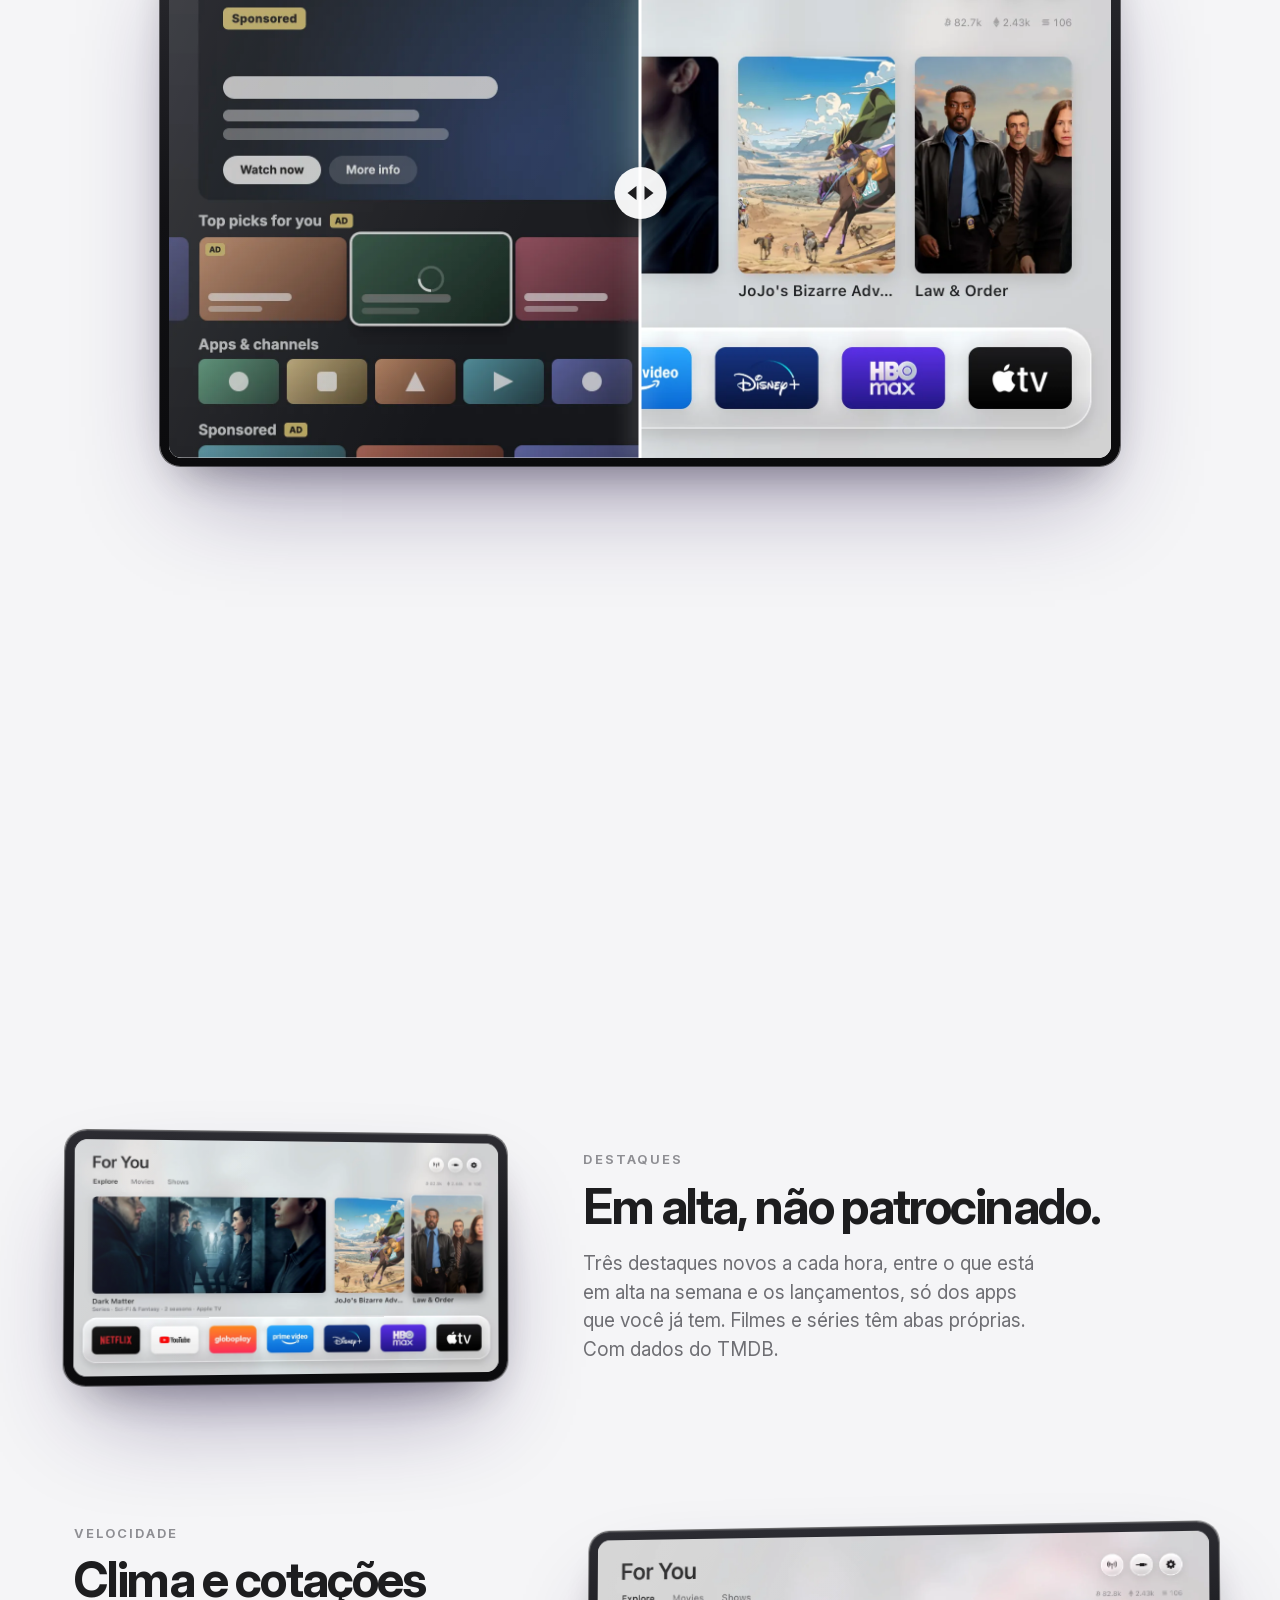
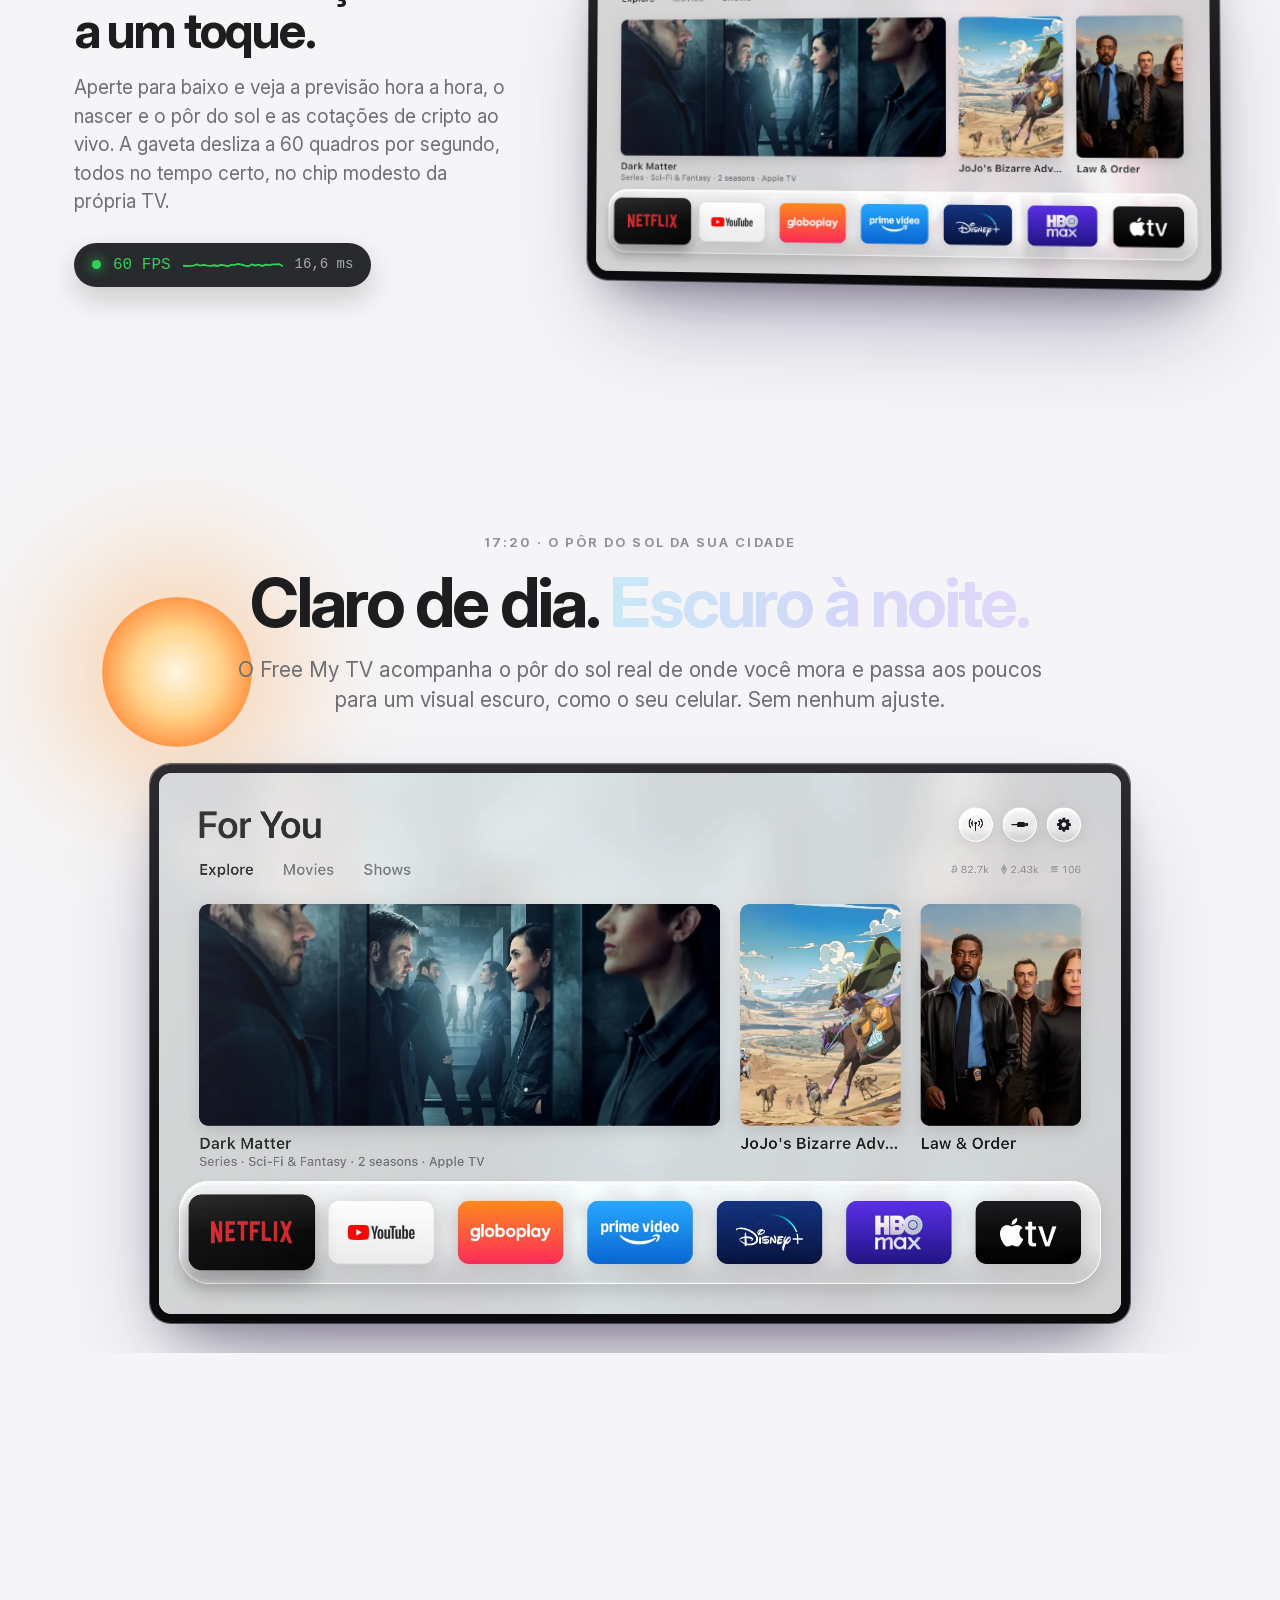
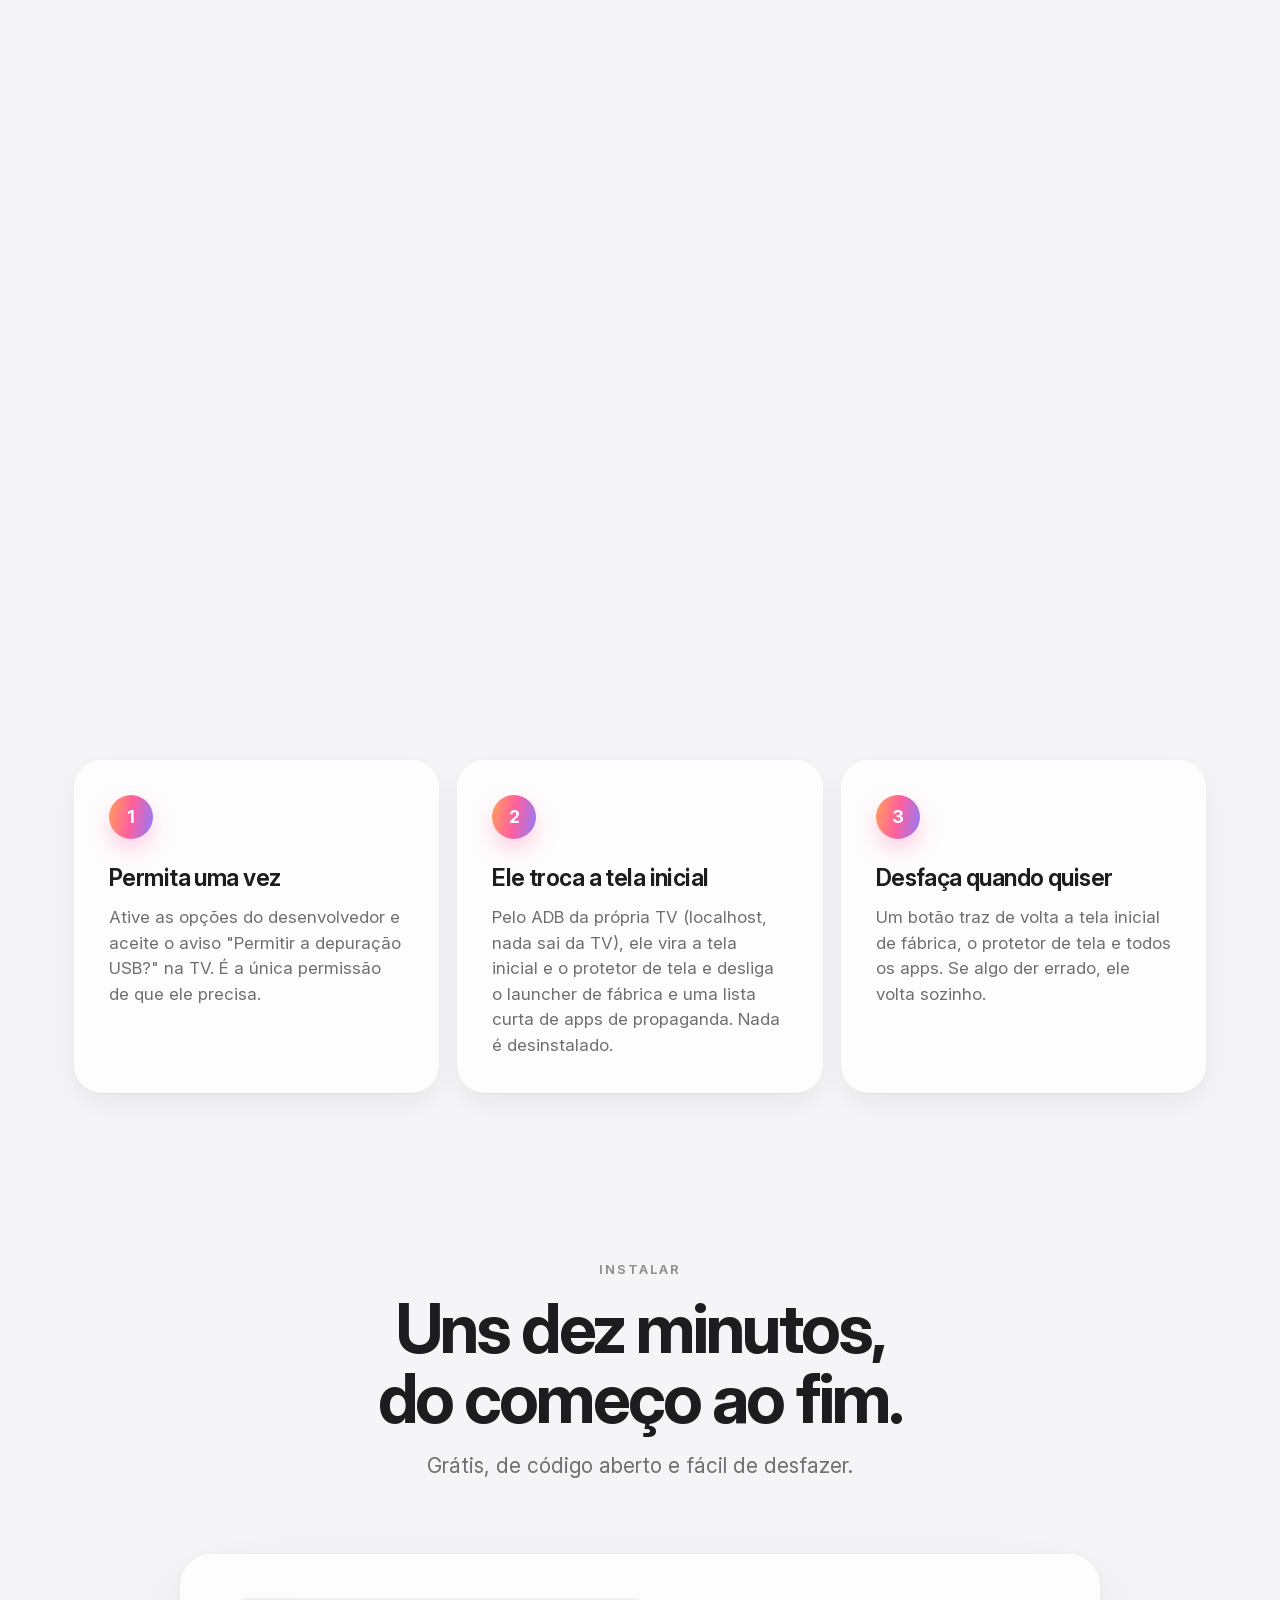
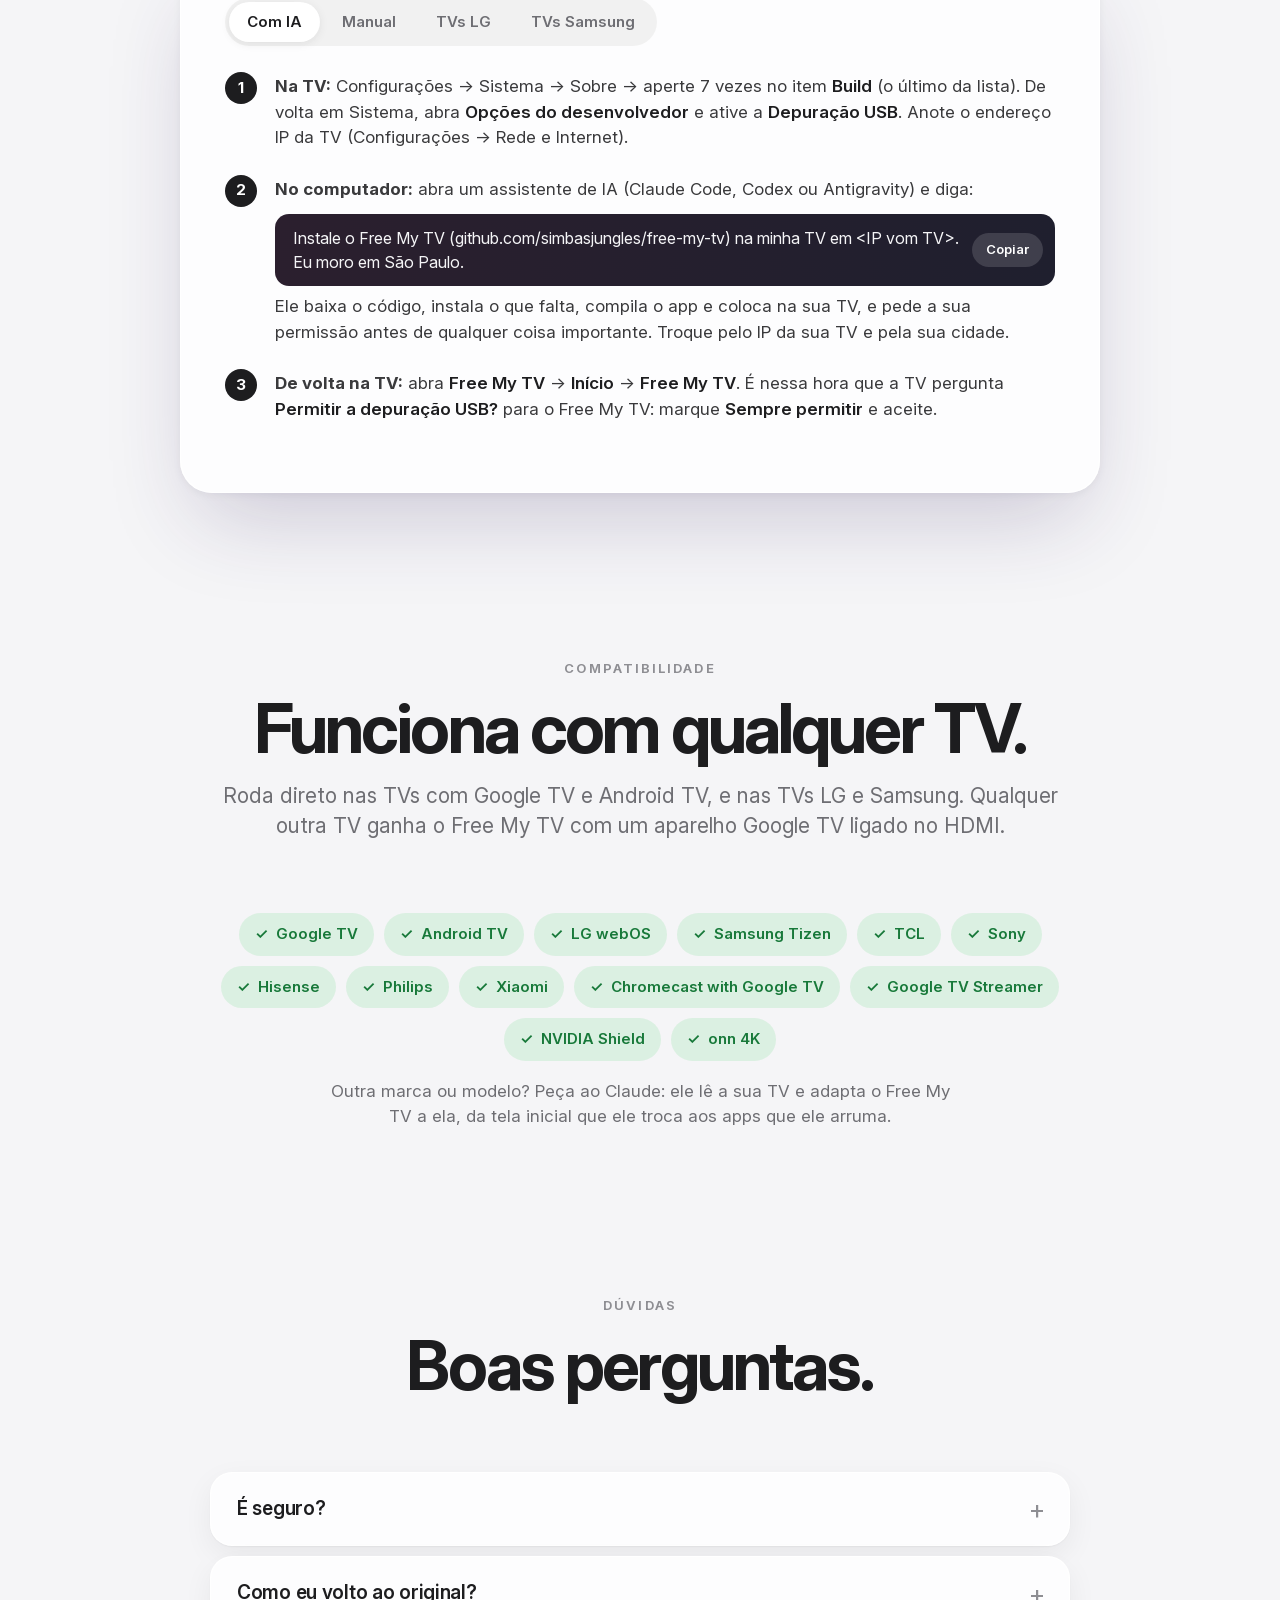
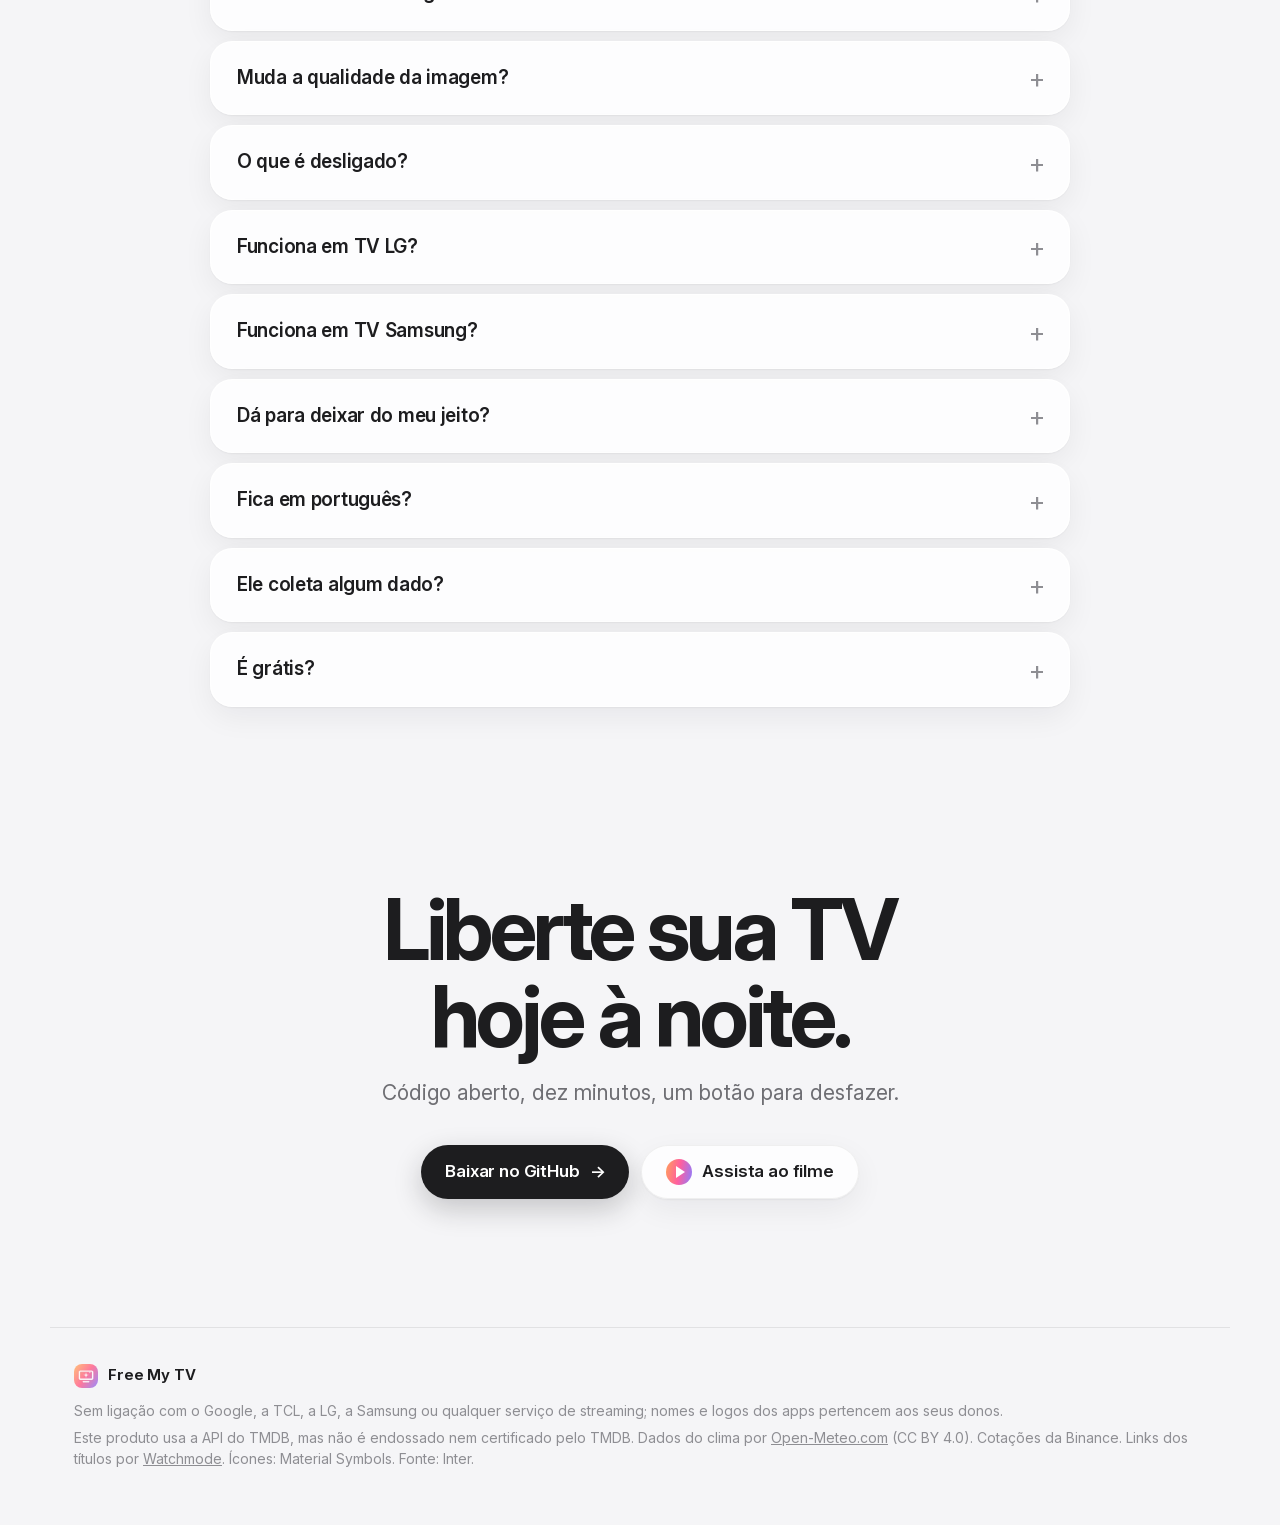
<file: docs/pt/index.html>
<!doctype html>
<html lang="pt-BR">
<head>
  <meta charset="utf-8">
  <meta name="viewport" content="width=device-width, initial-scale=1, viewport-fit=cover">
  <script>
    // Portuguese page: back to English only if the visitor picked it with the PT/EN switch.
    (function () {
      var lang;
      try { lang = localStorage.getItem("lang"); } catch (e) {}
      if (lang === "en") location.replace("../" + location.search + location.hash);
    })();
  </script>
  <title>Free My TV — uma tela inicial rápida e sem anúncios para Google TV e TVs LG e Samsung</title>
  <meta name="description" content="Tela inicial de código aberto para Google TV, Android TV e TVs LG e Samsung. Sem anúncios, a 60 fps, com o que está em alta nos seus próprios apps e um visual que acompanha o pôr do sol. Um botão para desfazer.">
  <link rel="canonical" href="https://freemytv.io/pt/">
  <link rel="alternate" hreflang="en" href="https://freemytv.io/">
  <link rel="alternate" hreflang="pt-BR" href="https://freemytv.io/pt/">
  <link rel="alternate" hreflang="x-default" href="https://freemytv.io/">
  <meta name="theme-color" content="#F5F5F7">
  <meta property="og:type" content="website">
  <meta property="og:locale" content="pt_BR">
  <meta property="og:locale:alternate" content="en_US">
  <meta property="og:url" content="https://freemytv.io/pt/">
  <meta property="og:title" content="Free My TV">
  <meta property="og:description" content="Uma tela inicial rápida e sem anúncios para Google TV e TVs LG e Samsung. Código aberto. Um botão para desfazer.">
  <meta property="og:image" content="https://freemytv.io/assets/og-pt.jpg">
  <meta property="og:image:width" content="1200">
  <meta property="og:image:height" content="630">
  <meta name="twitter:card" content="summary_large_image">
  <meta name="twitter:title" content="Free My TV">
  <meta name="twitter:description" content="Uma tela inicial rápida e sem anúncios para Google TV e TVs LG e Samsung. Código aberto. Um botão para desfazer.">
  <meta name="twitter:image" content="https://freemytv.io/assets/og-pt.jpg">
  <link rel="icon" type="image/png" href="../assets/favicon-64.png">
  <link rel="apple-touch-icon" href="../assets/apple-touch-icon.png">
  <link rel="preload" href="../assets/fonts/InterVariable.ttf" as="font" type="font/ttf" crossorigin>
  <link rel="stylesheet" href="../styles.css">
</head>
<body>
  <div class="sky" aria-hidden="true"><span class="blob b1"></span><span class="blob b2"></span><span class="blob b3"></span></div>

  <header class="nav" id="nav">
    <a class="brand" href="#top" aria-label="Free My TV, voltar ao topo">
      <img src="../assets/icon-512.png" alt="" width="30" height="30">
      <span>Free My TV</span>
    </a>
    <nav class="links" aria-label="Seções">
      <a href="#features">Recursos</a>
      <a href="#how">Como funciona</a>
      <a href="#install">Instalar</a>
      <a href="#faq">Dúvidas</a>
    </nav>
    <div class="nav-end">
      <a class="lang" href="../" hreflang="en" lang="en" data-lang="en" aria-label="Read in English">EN</a>
      <a class="btn btn-dark btn-sm" href="https://github.com/simbasjungles/free-my-tv" rel="noopener">
      <svg class="gh" viewBox="0 0 16 16" aria-hidden="true"><path d="M8 0C3.58 0 0 3.58 0 8c0 3.54 2.29 6.53 5.47 7.59.4.07.55-.17.55-.38 0-.19-.01-.82-.01-1.49-2.01.37-2.53-.49-2.69-.94-.09-.23-.48-.94-.82-1.13-.28-.15-.68-.52-.01-.53.63-.01 1.08.58 1.23.82.72 1.21 1.87.87 2.33.66.07-.52.28-.87.51-1.07-1.78-.2-3.64-.89-3.64-3.95 0-.87.31-1.59.82-2.15-.08-.2-.36-1.02.08-2.12 0 0 .67-.21 2.2.82.64-.18 1.32-.27 2-.27.68 0 1.36.09 2 .27 1.53-1.04 2.2-.82 2.2-.82.44 1.1.16 1.92.08 2.12.51.56.82 1.27.82 2.15 0 3.07-1.87 3.75-3.65 3.95.29.25.54.73.54 1.48 0 1.07-.01 1.93-.01 2.2 0 .21.15.46.55.38A8.013 8.013 0 0016 8c0-4.42-3.58-8-8-8z"/></svg>
      <span>GitHub</span>
      </a>
    </div>
  </header>

  <main id="top">
    <!-- Hero -->
    <section class="hero">
      <div class="hero-copy">
        <p class="kicker" data-reveal>Google TV, Android TV, LG e Samsung</p>
        <h1 data-reveal>Liberte sua <span class="grad">TV.</span></h1>
        <p class="lede" data-reveal>Troque a tela inicial cheia de anúncios por uma rápida e limpa. O que está em alta nos seus próprios apps, o clima num relance e um visual que acompanha o pôr do sol. Um botão para desfazer.</p>
        <div class="cta" data-reveal>
          <a class="btn btn-dark" href="https://github.com/simbasjungles/free-my-tv" rel="noopener">Baixar no GitHub <span aria-hidden="true">→</span></a>
          <button class="btn btn-glass" type="button" data-film><span class="play" aria-hidden="true"></span>Assista ao filme de 45 segundos</button>
        </div>
      </div>
      <div class="hero-stage" data-reveal>
        <div class="tv tilt" id="heroTv">
          <div class="screen">
            <video data-src="../assets/nav.mp4" poster="../assets/nav-poster.webp" muted loop playsinline preload="none" aria-label="A tela inicial do Free My TV, passando pelos apps"></video>
          </div>
        </div>
        <div class="floor" aria-hidden="true"></div>
      </div>
      <ul class="stats" data-reveal>
        <li><b>60 fps</b><span>fluido na GPU da própria TV</span></li>
        <li><b>−60%</b><span>de memória na tela inicial</span></li>
        <li><b>0</b><span>anúncios, banners ou promoções</span></li>
        <li><b>1 botão</b><span>para voltar ao original</span></li>
      </ul>
    </section>

    <!-- Before / after -->
    <section class="section compare" id="compare">
      <div class="head" data-reveal>
        <p class="kicker">Antes → depois</p>
        <h2>Sua tela inicial não deveria ser um outdoor.</h2>
        <p class="sub">Arraste para comparar. Mesma TV, mesmos apps, sem as fileiras patrocinadas.</p>
      </div>
      <div class="tv ba" id="ba" data-reveal tabindex="0" role="slider" aria-label="Compare a tela inicial de fábrica com o Free My TV" aria-valuemin="0" aria-valuemax="100" aria-valuenow="50">
        <div class="screen">
          <img class="after" src="../assets/home-day.webp" alt="A tela inicial do Free My TV: três destaques e uma prateleira de vidro com os apps" loading="lazy">
          <div class="before-wrap"><img class="before" src="../assets/before.webp" alt="Uma tela inicial de fábrica típica, cheia de fileiras patrocinadas (ilustração)" loading="lazy"></div>
          <span class="tag tag-l">Tela de fábrica <em>(ilustração)</em></span>
          <span class="tag tag-r">Free My TV</span>
          <div class="handle" aria-hidden="true"><span></span></div>
        </div>
      </div>
    </section>

    <!-- Features -->
    <section class="section features" id="features">
      <article class="feature" data-reveal>
        <div class="copy">
          <p class="kicker">Início</p>
          <h3>Seus apps em primeiro lugar.</h3>
          <p>Os apps de streaming que você usa de verdade, numa prateleira de vidro que ganha vida com o controle. Sem fileiras de promoções, sem anúncios que tocam sozinhos, nada que você não pediu.</p>
        </div>
        <div class="tv"><div class="screen"><video data-src="../assets/nav.mp4" poster="../assets/nav-poster.webp" muted loop playsinline preload="none" aria-label="Navegando pela prateleira de apps"></video></div></div>
      </article>

      <article class="feature flip" data-reveal>
        <div class="copy">
          <p class="kicker">Destaques</p>
          <h3>Em alta, não patrocinado.</h3>
          <p>Três destaques novos a cada hora, entre o que está em alta na semana e os lançamentos, só dos apps que você já tem. Filmes e séries têm abas próprias. Com dados do TMDB.</p>
        </div>
        <div class="tv"><div class="screen"><video data-src="../assets/tabs.mp4" poster="../assets/tabs-poster.webp" muted loop playsinline preload="none" aria-label="Trocando entre as abas de destaques, filmes e séries"></video></div></div>
      </article>

      <article class="feature" data-reveal>
        <div class="copy">
          <p class="kicker">Velocidade</p>
          <h3>Clima e cotações a um toque.</h3>
          <p>Aperte para baixo e veja a previsão hora a hora, o nascer e o pôr do sol e as cotações de cripto ao vivo. A gaveta desliza a 60 quadros por segundo, todos no tempo certo, no chip modesto da própria TV.</p>
          <div class="hud" aria-hidden="true"><i></i><b>60 FPS</b><svg viewBox="0 0 120 24" preserveAspectRatio="none"><polyline id="spark" fill="none" points=""/></svg><span>16,6 ms</span></div>
        </div>
        <div class="tv"><div class="screen"><video data-src="../assets/drawer.mp4" poster="../assets/drawer-poster.webp" muted loop playsinline preload="none" aria-label="A gaveta com o clima e as cotações de cripto abrindo"></video></div></div>
      </article>
    </section>

    <!-- Sunset: scroll to go from day to night -->
    <section class="sunset" id="sunset" aria-label="Claro de dia, escuro à noite">
      <div class="sticky">
        <div class="stars" aria-hidden="true"></div>
        <div class="sun" aria-hidden="true"></div>
        <div class="moon" aria-hidden="true"></div>
        <div class="head">
          <p class="kicker"><span class="clock" id="sunClock">17:20</span> · o pôr do sol da sua cidade</p>
          <h2><span class="w-day">Claro de dia.</span> <span class="w-night">Escuro à noite.</span></h2>
          <p class="sub">O Free My TV acompanha o pôr do sol real de onde você mora e passa aos poucos para um visual escuro, como o seu celular. Sem nenhum ajuste.</p>
        </div>
        <div class="tv"><div class="screen">
          <img src="../assets/day.webp" alt="A tela inicial durante o dia" loading="lazy">
          <img class="night" src="../assets/night.webp" alt="A mesma tela inicial à noite" loading="lazy">
        </div></div>
      </div>
    </section>

    <!-- Numbers -->
    <section class="section numbers" id="numbers">
      <div class="head" data-reveal>
        <p class="kicker">Medido numa TV de verdade</p>
        <h2>Mais leve, mais rápida, mais limpa.</h2>
        <p class="sub">Uma TCL Google TV de 98″ com Android 14: tela de fábrica contra o Free My TV.</p>
      </div>
      <div class="cards">
        <div class="card" data-reveal><b class="big grad-mint"><span data-count="60">0</span><small>fps</small></b><h4>Fluido</h4><p>Cada quadro em 16,6 ms, na GPU da própria TV.</p></div>
        <div class="card" data-reveal><b class="big grad-sky">−<span data-count="60">0</span>%</b><h4>Memória</h4>
          <div class="bars"><div><span>Fábrica</span><i style="--w:100%"></i><em>242 MB</em></div><div><span>Free My TV</span><i style="--w:40%"></i><em>96 MB</em></div></div>
        </div>
        <div class="card" data-reveal><b class="big grad-sun">0</b><h4>Anúncios</h4><p>Nenhum banner, fileira ou promoção patrocinada. Nem um.</p></div>
      </div>
    </section>

    <!-- How it works -->
    <section class="section how" id="how">
      <div class="head" data-reveal>
        <p class="kicker">Como funciona</p>
        <h2>Sem root. Sem nuvem. Só a sua TV.</h2>
      </div>
      <ol class="steps">
        <li class="step" data-reveal>
          <span class="num">1</span>
          <h4>Permita uma vez</h4>
          <p>Ative as opções do desenvolvedor e aceite o aviso "Permitir a depuração USB?" na TV. É a única permissão de que ele precisa.</p>
        </li>
        <li class="step" data-reveal>
          <span class="num">2</span>
          <h4>Ele troca a tela inicial</h4>
          <p>Pelo ADB da própria TV (localhost, nada sai da TV), ele vira a tela inicial e o protetor de tela e desliga o launcher de fábrica e uma lista curta de apps de propaganda. Nada é desinstalado.</p>
        </li>
        <li class="step" data-reveal>
          <span class="num">3</span>
          <h4>Desfaça quando quiser</h4>
          <p>Um botão traz de volta a tela inicial de fábrica, o protetor de tela e todos os apps. Se algo der errado, ele volta sozinho.</p>
        </li>
      </ol>
    </section>

    <!-- Install -->
    <section class="section install" id="install">
      <div class="head" data-reveal>
        <p class="kicker">Instalar</p>
        <h2>Uns dez minutos, do começo ao fim.</h2>
        <p class="sub">Grátis, de código aberto e fácil de desfazer.</p>
      </div>
      <div class="panel" data-reveal>
        <div class="tabs" role="tablist" aria-label="Forma de instalar">
          <button role="tab" aria-selected="true" aria-controls="tab-claude" id="t-claude">Com IA</button>
          <button role="tab" aria-selected="false" aria-controls="tab-manual" id="t-manual">Manual</button>
          <button role="tab" aria-selected="false" aria-controls="tab-lg" id="t-lg">TVs LG</button>
          <button role="tab" aria-selected="false" aria-controls="tab-samsung" id="t-samsung">TVs Samsung</button>
        </div>

        <div class="tabpanel" id="tab-claude" role="tabpanel" aria-labelledby="t-claude">
          <ol class="howto">
            <li><b>Na TV:</b> Configurações → Sistema → Sobre → aperte 7 vezes no item <em>Build</em> (o último da lista). De volta em Sistema, abra <em>Opções do desenvolvedor</em> e ative a <em>Depuração USB</em>. Anote o endereço IP da TV (Configurações → Rede e Internet).</li>
            <li><b>No computador:</b> abra um assistente de IA (Claude Code, Codex ou Antigravity) e diga:
              <div class="code prompt"><code>Instale o Free My TV (github.com/simbasjungles/free-my-tv) na minha TV em &lt;IP vom TV&gt;. Eu moro em São Paulo.</code><button class="copy-btn" type="button" aria-label="Copiar pedido">Copiar</button></div>
              Ele baixa o código, instala o que falta, compila o app e coloca na sua TV, e pede a sua permissão antes de qualquer coisa importante. Troque pelo IP da sua TV e pela sua cidade.
            </li>
            <li><b>De volta na TV:</b> abra <em>Free My TV</em> → <em>Início</em> → <em>Free My TV</em>. É nessa hora que a TV pergunta <em>Permitir a depuração USB?</em> para o Free My TV: marque <em>Sempre permitir</em> e aceite.</li>
          </ol>
        </div>

        <div class="tabpanel" id="tab-manual" role="tabpanel" aria-labelledby="t-manual" hidden>
          <ol class="howto">
            <li><b>Na TV:</b> ative as <em>Opções do desenvolvedor</em> e a <em>Depuração USB</em> (como na outra aba) e anote o IP dela.</li>
            <li><b>Ferramentas:</b> um JDK (17+), as ferramentas de linha de comando do Android SDK e o adb. No Mac:
              <div class="code"><code>brew install --cask temurin android-commandlinetools android-platform-tools &amp;&amp; sdkmanager "build-tools;34.0.0" "platforms;android-34"</code><button class="copy-btn" type="button" aria-label="Copiar comando">Copiar</button></div>
            </li>
            <li><b>Compilar:</b> a primeira execução cria o <em>config.properties</em>. Coloque sua cidade lá (e <em>currency=BRL</em> para as cotações em reais) e, para os destaques, uma <a href="https://www.themoviedb.org/settings/api" rel="noopener">chave grátis do TMDB</a>. Depois compile de novo.
              <div class="code"><code>git clone https://github.com/simbasjungles/free-my-tv &amp;&amp; cd free-my-tv &amp;&amp; ./build.sh</code><button class="copy-btn" type="button" aria-label="Copiar comando">Copiar</button></div>
              Ou pule essa parte: o <em>FreeMyTV.apk</em> da <a href="https://github.com/simbasjungles/free-my-tv/releases/latest" rel="noopener">última versão</a> instala como está, com a sua cidade pelo fuso da TV (os destaques pedem a sua própria compilação).
            </li>
            <li><b>Instalar:</b>
              <div class="code"><code>adb connect &lt;IP vom TV&gt;:5555 &amp;&amp; adb install -r FreeMyTV.apk</code><button class="copy-btn" type="button" aria-label="Copiar comando">Copiar</button></div>
              Nas TVs TCL, libere também o funcionamento em segundo plano (a TCL bloqueia por padrão):
              <div class="code"><code>adb shell &quot;appops set io.freemytv AUTO_START allow || appops set io.freemytv APP_AUTO_START allow&quot;</code><button class="copy-btn" type="button" aria-label="Copiar comando">Copiar</button></div>
            </li>
            <li><b>Na TV:</b> abra <em>Free My TV</em> → <em>Início</em> → <em>Free My TV</em>.</li>
          </ol>
        </div>

        <div class="tabpanel" id="tab-lg" role="tabpanel" aria-labelledby="t-lg" hidden>
          <ol class="howto">
            <li><b>Na TV:</b> na LG Content Store, instale o <em>Developer Mode</em>. Entre com uma <a href="https://webostv.developer.lge.com" rel="noopener">conta grátis de desenvolvedor LG</a>, ative o <em>Dev Mode Status</em> (a TV reinicia) e depois o <em>Key Server</em>. Anote o IP e a senha (passphrase) que aparecem.</li>
            <li><b>No computador:</b> baixe o código e compile o app da LG. Coloque sua cidade no <em>config.properties</em> (e <em>currency=BRL</em> para as cotações em reais), como na Google TV.
              <div class="code"><code>git clone https://github.com/simbasjungles/free-my-tv &amp;&amp; cd free-my-tv &amp;&amp; python3 webos/build.py</code><button class="copy-btn" type="button" aria-label="Copiar comando">Copiar</button></div>
            </li>
            <li><b>Instalar:</b> digite a senha da TV quando ele pedir. O Free My TV abre na TV.
              <div class="code"><code>python3 webos/install.py &lt;IP vom TV&gt;</code><button class="copy-btn" type="button" aria-label="Copiar comando">Copiar</button></div>
            </li>
            <li><b>A um botão:</b> com ele aberto, segure uma tecla numérica do controle. Daí em diante, essa tecla abre o Free My TV de qualquer lugar. Aperte <em>EXTEND</em> no Developer Mode uma vez por mês para mantê-lo.</li>
          </ol>
        </div>

        <div class="tabpanel" id="tab-samsung" role="tabpanel" aria-labelledby="t-samsung" hidden>
          <ol class="howto">
            <li><b>Na TV:</b> abra <em>Apps</em> e digite <em>1&nbsp;2&nbsp;3&nbsp;4&nbsp;5</em> no controle. Ative o <em>Developer mode</em>, digite o IP do seu computador em <em>Host PC IP</em> e reinicie a TV.</li>
            <li><b>No computador:</b> baixe o <a href="https://github.com/reisxd/TizenBrewInstaller/releases/latest" rel="noopener">TizenBrew Installer</a>, o instalador da comunidade para TVs Samsung, abra e conecte na sua TV.</li>
            <li><b>Instale pelo GitHub:</b> digite isto. Nas TVs de 2023 em diante, ele pede para entrar na sua conta Samsung uma vez, para assinar o app para a sua TV.
              <div class="code"><code>simbasjungles/free-my-tv</code><button class="copy-btn" type="button" aria-label="Copiar">Copiar</button></div>
            </li>
            <li><b>Direto nele:</b> nas configurações da TV (Opções da Tela Inicial ou Funções Smart), ative a <em>Execução Automática do Último Aplicativo</em>: a TV já liga no Free My TV. Ele pega a sua cidade pelo fuso da TV (dá para trocar em <em>Ajustes do Início</em> → <em>Cidade</em>); para os destaques, o Claude Code compila com as suas configurações.</li>
          </ol>
        </div>
      </div>
    </section>

    <!-- Compatibility -->
    <section class="section compat" id="compat">
      <div class="head" data-reveal>
        <p class="kicker">Compatibilidade</p>
        <h2>Funciona com qualquer TV.</h2>
        <p class="sub">Roda direto nas TVs com Google TV e Android TV, e nas TVs LG e Samsung. Qualquer outra TV ganha o Free My TV com um aparelho Google TV ligado no HDMI.</p>
      </div>
      <div class="chips" data-reveal>
        <span class="chip ok">Google TV</span><span class="chip ok">Android TV</span><span class="chip ok">LG webOS</span><span class="chip ok">Samsung Tizen</span><span class="chip ok">TCL</span><span class="chip ok">Sony</span>
        <span class="chip ok">Hisense</span><span class="chip ok">Philips</span><span class="chip ok">Xiaomi</span><span class="chip ok">Chromecast with Google TV</span>
        <span class="chip ok">Google TV Streamer</span><span class="chip ok">NVIDIA Shield</span><span class="chip ok">onn 4K</span>
      </div>
      <p class="note" data-reveal>Outra marca ou modelo? Peça ao Claude: ele lê a sua TV e adapta o Free My TV a ela, da tela inicial que ele troca aos apps que ele arruma.</p>
    </section>

    <!-- FAQ -->
    <section class="section faq" id="faq">
      <div class="head" data-reveal>
        <p class="kicker">Dúvidas</p>
        <h2>Boas perguntas.</h2>
      </div>
      <div class="qs" data-reveal>
        <details><summary>É seguro?</summary><p>Ele usa os mesmos comandos das ferramentas de desenvolvedor do próprio Android, de dentro da TV. Nada de root, nada desinstalado: os apps só são desligados e voltam com um botão. Imagem, som, entradas, controle remoto, serviços do Google e Play Store ficam numa lista que ele nunca toca.</p></details>
        <details><summary>Como eu volto ao original?</summary><p>Abra Free My TV → Início → Original. A tela inicial de fábrica, o protetor de tela e todos os apps voltam exatamente como estavam. Se a tela nova travar três vezes em cinco minutos, ele volta sozinho.</p></details>
        <details><summary>Muda a qualidade da imagem?</summary><p>Não. Os ajustes de imagem não são tocados e os vídeos passam pelo mesmo caminho no hardware. Medimos a mesma resolução e a mesma fonte de vídeo nos dois modos.</p></details>
        <details><summary>O que é desligado?</summary><p>A tela inicial e o protetor de tela de fábrica (substituídos), a tela de recuperação do Google TV, Play Games e YouTube Music e, nas TVs TCL, o TCL Channel, as mensagens, a demonstração de loja, o menu de hotel, os manuais e os apps de espelhamento e de registros. O Google Assistente só se você pedir no config.</p></details>
        <details><summary>Funciona em TV LG?</summary><p>Funciona. Na LG ele é instalado pelo próprio Developer Mode da LG, sem root e sem mudar nada na TV, e abre com um toque numa tecla numérica. A mesma tela inicial, com destaques, clima e cotações. Aperte EXTEND no app Developer Mode uma vez por mês para mantê-lo.</p></details>
        <details><summary>Funciona em TV Samsung?</summary><p>Funciona, nas TVs Samsung de 2017 em diante. Ele é instalado pelo próprio Developer Mode da Samsung com o TizenBrew Installer, o instalador da comunidade, sem root e sem mudar nada na TV. A mesma tela inicial, clima e cotações, com a sua cidade pelo fuso da TV. Para os destaques, o Claude Code compila com a sua chave grátis do TMDB.</p></details>
        <details><summary>Dá para deixar do meu jeito?</summary><p>Essa é a ideia. Abra a pasta no Claude Code e é só pedir: "coloque o Crunchyroll na prateleira", "mostre as cotações em reais", "configure para a minha Sony". Ele muda o código, compila o app e coloca na sua TV.</p></details>
        <details><summary>Fica em português?</summary><p>Fica. O app segue o idioma da TV (português, inglês, espanhol, russo, alemão, francês, italiano, japonês e mais 18), ou o que você escolher nos ajustes dele. Quer outro idioma? Peça ao Claude.</p></details>
        <details><summary>Ele coleta algum dado?</summary><p>Não. Sem contas, sem análises, sem rastreamento. Ele só fala com o TMDB (destaques), o Open-Meteo (clima, da sua cidade) e a Binance (cotações), e o Watchmode (links dos títulos) só se você colocar a chave dele. No Google TV e no Android TV, o APK pronto também pergunta ao GitHub uma vez por semana se há versão nova.</p></details>
        <details><summary>É grátis?</summary><p>Sim. Licença MIT, e a chave do TMDB também é grátis.</p></details>
      </div>
    </section>

    <!-- Final CTA -->
    <section class="final" data-reveal>
      <h2>Liberte sua TV hoje à noite.</h2>
      <p class="sub">Código aberto, dez minutos, um botão para desfazer.</p>
      <div class="cta">
        <a class="btn btn-dark" href="https://github.com/simbasjungles/free-my-tv" rel="noopener">Baixar no GitHub <span aria-hidden="true">→</span></a>
        <button class="btn btn-glass" type="button" data-film><span class="play" aria-hidden="true"></span>Assista ao filme</button>
      </div>
    </section>
  </main>

  <footer class="foot">
    <div class="brand"><img src="../assets/icon-512.png" alt="" width="24" height="24"><span>Free My TV</span></div>
    <p>Sem ligação com o Google, a TCL, a LG, a Samsung ou qualquer serviço de streaming; nomes e logos dos apps pertencem aos seus donos.</p>
    <p>Este produto usa a API do TMDB, mas não é endossado nem certificado pelo TMDB. Dados do clima por <a href="https://open-meteo.com/" rel="noopener">Open-Meteo.com</a> (CC BY 4.0). Cotações da Binance. Links dos títulos por <a href="https://api.watchmode.com/" rel="noopener">Watchmode</a>. Ícones: Material Symbols. Fonte: Inter.</p>
  </footer>

  <dialog class="film" id="film" aria-label="O filme do Free My TV">
    <button class="close" type="button" aria-label="Fechar">×</button>
    <video controls playsinline preload="none" poster="../assets/film-poster.webp"><source src="../assets/film.mp4" type="video/mp4"></video>
  </dialog>

  <script src="../app.js" defer></script>
</body>
</html>
</file>
<file: docs/styles.css>
@font-face {
  font-family: "Inter";
  src: url("assets/fonts/InterVariable.ttf") format("truetype");
  font-weight: 100 900;
  font-display: swap;
}

:root {
  --bg: #f5f5f7;
  --ink: #1d1d1f;
  --ink-2: #3a3a3c;
  --muted: #6e6e73;
  --faint: #8e8e93;
  --line: rgba(0, 0, 0, 0.08);
  --glass: rgba(255, 255, 255, 0.6);
  --glass-2: rgba(255, 255, 255, 0.82);
  --stroke: rgba(255, 255, 255, 0.8);
  --shadow-1: 0 1px 2px rgba(20, 16, 40, 0.05), 0 10px 30px rgba(20, 16, 40, 0.06);
  --shadow-2: 0 2px 8px rgba(20, 16, 40, 0.05), 0 40px 90px -20px rgba(50, 30, 90, 0.22);
  --dusk: linear-gradient(100deg, #ff9f5a 0%, #ff5f9e 50%, #8c7cff 100%);
  --sun: linear-gradient(100deg, #ffb86b 0%, #ff7a59 48%, #ff5fa2 100%);
  --sky: linear-gradient(100deg, #5ac8fa 0%, #7c8cff 55%, #b48cff 100%);
  --mint: linear-gradient(100deg, #30d158 0%, #2fc6a2 50%, #5ac8fa 100%);
  --ease: cubic-bezier(0.16, 1, 0.3, 1);
  --max: 1180px;
  color-scheme: light;
}

*,
*::before,
*::after {
  box-sizing: border-box;
}

html {
  scroll-behavior: smooth;
  -webkit-text-size-adjust: 100%;
}

body {
  margin: 0;
  background: var(--bg);
  color: var(--ink);
  font-family: "Inter", system-ui, -apple-system, "Segoe UI", Roboto, sans-serif;
  font-size: 17px;
  line-height: 1.5;
  -webkit-font-smoothing: antialiased;
  -moz-osx-font-smoothing: grayscale;
  text-rendering: optimizeLegibility;
  overflow-x: hidden;
}

img,
video {
  display: block;
  max-width: 100%;
}

a {
  color: inherit;
}

h1,
h2,
h3,
h4,
p {
  margin: 0;
}

:focus-visible {
  outline: 3px solid #7c8cff;
  outline-offset: 3px;
  border-radius: 8px;
}

/* ---------- Background: soft color fields ---------- */
/* Still on purpose: animating these blurred fields made the browser redo the blur on every frame. */

.sky {
  position: fixed;
  inset: 0;
  z-index: -1;
  overflow: hidden;
  pointer-events: none;
}

.blob {
  position: absolute;
  width: 60vmax;
  height: 60vmax;
  border-radius: 50%;
  filter: blur(90px);
  opacity: 0.5;
}

.b1 {
  left: -18vmax;
  top: -22vmax;
  background: radial-gradient(circle, #ffc9a0 0%, rgba(255, 201, 160, 0) 70%);
}

.b2 {
  right: -20vmax;
  top: 10vmax;
  background: radial-gradient(circle, #d9d2ff 0%, rgba(217, 210, 255, 0) 70%);
}

.b3 {
  left: 20vmax;
  bottom: -30vmax;
  background: radial-gradient(circle, #ffd0e6 0%, rgba(255, 208, 230, 0) 70%);
}

/* ---------- Navigation ---------- */

.nav {
  position: sticky;
  top: 12px;
  z-index: 50;
  display: flex;
  align-items: center;
  gap: 24px;
  max-width: var(--max);
  height: 60px;
  margin: 12px auto 0;
  padding: 0 10px 0 18px;
  border-radius: 999px;
  background: var(--glass);
  border: 1px solid var(--stroke);
  box-shadow: var(--shadow-1);
  backdrop-filter: saturate(180%) blur(22px);
  -webkit-backdrop-filter: saturate(180%) blur(22px);
  transition: box-shadow 0.4s var(--ease), background 0.4s var(--ease);
}

.nav.scrolled {
  background: var(--glass-2);
  box-shadow: 0 1px 2px rgba(20, 16, 40, 0.06), 0 16px 40px rgba(20, 16, 40, 0.1);
}

.brand {
  display: inline-flex;
  align-items: center;
  gap: 10px;
  font-weight: 650;
  font-size: 17px;
  letter-spacing: -0.01em;
  text-decoration: none;
}

.brand img {
  border-radius: 8px;
}

.links {
  display: flex;
  gap: 4px;
  margin-left: auto;
}

.links a {
  padding: 8px 14px;
  border-radius: 999px;
  color: var(--ink-2);
  font-size: 15px;
  font-weight: 500;
  text-decoration: none;
  transition: background 0.25s, color 0.25s;
}

.links a:hover {
  background: rgba(0, 0, 0, 0.05);
  color: var(--ink);
}

/* ---------- Buttons ---------- */

.nav-end {
  display: flex;
  align-items: center;
  gap: 6px;
}

.lang {
  display: grid;
  place-items: center;
  min-width: 44px;
  height: 40px;
  padding: 0 12px;
  border-radius: 999px;
  color: var(--ink-2);
  font-size: 14px;
  font-weight: 600;
  letter-spacing: 0.04em;
  text-decoration: none;
  transition: background 0.25s, color 0.25s;
}

.lang:hover {
  background: rgba(0, 0, 0, 0.05);
  color: var(--ink);
}

.btn {
  display: inline-flex;
  align-items: center;
  justify-content: center;
  gap: 10px;
  height: 54px;
  padding: 0 24px;
  border: 0;
  border-radius: 999px;
  font: inherit;
  font-size: 17px;
  font-weight: 600;
  letter-spacing: -0.01em;
  text-decoration: none;
  cursor: pointer;
  white-space: nowrap;
  transition: transform 0.35s var(--ease), box-shadow 0.35s var(--ease), background 0.35s;
}

.btn:hover {
  transform: translateY(-2px);
}

.btn:active {
  transform: translateY(0) scale(0.98);
}

.btn-dark {
  background: var(--ink);
  color: #fff;
  box-shadow: 0 10px 28px rgba(29, 29, 31, 0.22);
}

.btn-dark:hover {
  box-shadow: 0 16px 36px rgba(29, 29, 31, 0.28);
}

.btn-glass {
  background: var(--glass-2);
  color: var(--ink);
  border: 1px solid rgba(0, 0, 0, 0.06);
  box-shadow: var(--shadow-1);
}

.btn-sm {
  height: 40px;
  padding: 0 16px;
  font-size: 15px;
}

.gh {
  width: 18px;
  height: 18px;
  fill: currentColor;
}

.play {
  position: relative;
  width: 26px;
  height: 26px;
  border-radius: 50%;
  background: var(--dusk);
  flex: none;
}

.play::after {
  content: "";
  position: absolute;
  left: 10px;
  top: 7px;
  border-left: 9px solid #fff;
  border-top: 6px solid transparent;
  border-bottom: 6px solid transparent;
}

/* ---------- Type ---------- */

.kicker {
  font-size: 13px;
  font-weight: 650;
  letter-spacing: 0.16em;
  text-transform: uppercase;
  color: var(--faint);
}

.grad {
  background: var(--dusk);
  -webkit-background-clip: text;
  background-clip: text;
  color: transparent;
  padding: 0 0.04em 0.1em 0;
}

.sub {
  margin-top: 18px;
  font-size: clamp(17px, 1.7vw, 21px);
  line-height: 1.45;
  color: var(--muted);
}

h2 {
  font-size: clamp(38px, 5.4vw, 68px);
  font-weight: 700;
  line-height: 1.03;
  letter-spacing: -0.042em;
  text-wrap: balance;
}

/* ---------- The TV ---------- */

.tv {
  position: relative;
  padding: clamp(5px, 0.7vw, 10px);
  border-radius: clamp(12px, 1.6vw, 22px);
  background: linear-gradient(180deg, #2c2c32 0%, #111114 55%, #0b0b0d 100%);
  box-shadow:
    0 0 0 1px rgba(0, 0, 0, 0.55),
    inset 0 1px 0 rgba(255, 255, 255, 0.12),
    0 50px 100px -30px rgba(40, 24, 80, 0.45),
    0 22px 44px -22px rgba(0, 0, 0, 0.4);
}

.tv .screen {
  position: relative;
  aspect-ratio: 16 / 9;
  overflow: hidden;
  border-radius: clamp(7px, 1vw, 13px);
  background: #e9e9ee;
}

.tv .screen > img,
.tv .screen > video,
.tv .screen > .before-wrap {
  position: absolute;
  inset: 0;
  width: 100%;
  height: 100%;
  object-fit: cover;
}

.tv .screen::after {
  content: "";
  position: absolute;
  inset: 0;
  background: linear-gradient(115deg, rgba(255, 255, 255, 0.14) 0%, rgba(255, 255, 255, 0.03) 30%, rgba(255, 255, 255, 0) 42%);
  pointer-events: none;
}

/* ---------- Hero ---------- */

.hero {
  display: grid;
  grid-template-columns: minmax(0, 0.84fr) minmax(0, 1.16fr);
  align-items: center;
  gap: clamp(32px, 4.5vw, 64px);
  max-width: var(--max);
  margin: 0 auto;
  padding: clamp(56px, 9vw, 120px) 24px 0;
}

.hero h1 {
  margin-top: 18px;
  font-size: clamp(60px, 8.6vw, 124px);
  font-weight: 750;
  line-height: 0.94;
  letter-spacing: -0.052em;
}

.hero .lede {
  margin-top: 26px;
  max-width: 34ch;
  font-size: clamp(18px, 1.9vw, 22px);
  line-height: 1.45;
  color: var(--muted);
}

.cta {
  display: flex;
  flex-wrap: wrap;
  gap: 12px;
  margin-top: 36px;
}

.hero-stage {
  position: relative;
  perspective: 1800px;
}

.hero-stage::before {
  content: "";
  position: absolute;
  inset: -12% -8% -6%;
  z-index: -1;
  border-radius: 50%;
  background:
    radial-gradient(closest-side at 32% 45%, rgba(255, 159, 90, 0.42), rgba(255, 159, 90, 0) 70%),
    radial-gradient(closest-side at 70% 55%, rgba(140, 124, 255, 0.4), rgba(140, 124, 255, 0) 70%),
    radial-gradient(closest-side at 52% 40%, rgba(255, 95, 158, 0.3), rgba(255, 95, 158, 0) 75%);
  filter: blur(30px);
}

.tilt {
  transform: rotateY(var(--ry, -12deg)) rotateX(var(--rx, 4deg));
  transform-style: preserve-3d;
  transition: transform 1.2s var(--ease);
  will-change: transform;
}

.floor {
  position: absolute;
  left: 8%;
  right: 8%;
  bottom: -14%;
  height: 26%;
  border-radius: 50%;
  background: radial-gradient(ellipse at center, rgba(140, 120, 255, 0.28) 0%, rgba(255, 120, 160, 0.12) 40%, rgba(0, 0, 0, 0) 70%);
  filter: blur(18px);
  z-index: -1;
}

.stats {
  grid-column: 1 / -1;
  display: grid;
  grid-template-columns: repeat(4, minmax(0, 1fr));
  gap: 12px;
  margin: clamp(48px, 7vw, 96px) 0 0;
  padding: 0;
  list-style: none;
}

.stats li {
  padding: 22px 24px;
  border-radius: 22px;
  background: var(--glass-2);
  border: 1px solid var(--stroke);
  box-shadow: var(--shadow-1);
}

.stats b {
  display: block;
  font-size: 30px;
  font-weight: 700;
  letter-spacing: -0.035em;
}

.stats span {
  display: block;
  margin-top: 2px;
  font-size: 15px;
  color: var(--muted);
}

/* ---------- Sections ---------- */

.section {
  max-width: var(--max);
  margin: 0 auto;
  padding: clamp(96px, 13vw, 170px) 24px 0;
}

.section .head {
  max-width: 860px;
  margin: 0 auto clamp(40px, 6vw, 72px);
  text-align: center;
}

.section .head h2 {
  margin-top: 14px;
}

/* ---------- Before / after ---------- */

.ba {
  max-width: 960px;
  margin: 0 auto;
  cursor: ew-resize;
  touch-action: pan-y;
  user-select: none;
  -webkit-user-select: none;
}

.ba .before-wrap {
  clip-path: inset(0 calc(100% - var(--x, 50%)) 0 0);
}

.ba .before-wrap img {
  width: 100%;
  height: 100%;
  object-fit: cover;
}

.ba .handle {
  position: absolute;
  top: 0;
  bottom: 0;
  left: var(--x, 50%);
  width: 3px;
  transform: translateX(-50%);
  background: #fff;
  box-shadow: 0 0 22px rgba(255, 255, 255, 0.85);
}

.ba .handle span {
  position: absolute;
  left: 50%;
  top: 50%;
  width: 52px;
  height: 52px;
  border-radius: 50%;
  transform: translate(-50%, -50%);
  background: rgba(255, 255, 255, 0.94);
  box-shadow: 0 10px 28px rgba(0, 0, 0, 0.35);
}

.ba .handle span::before,
.ba .handle span::after {
  content: "";
  position: absolute;
  top: 50%;
  border-top: 7px solid transparent;
  border-bottom: 7px solid transparent;
  transform: translateY(-50%);
}

.ba .handle span::before {
  left: 13px;
  border-right: 9px solid var(--ink);
}

.ba .handle span::after {
  right: 13px;
  border-left: 9px solid var(--ink);
}

.tag {
  position: absolute;
  top: 4%;
  z-index: 2;
  padding: 7px 14px;
  border-radius: 999px;
  font-size: clamp(11px, 1.2vw, 14px);
  font-weight: 600;
}

.tag em {
  font-style: normal;
  opacity: 0.6;
  font-weight: 500;
}

.tag-l {
  left: 3%;
  background: rgba(20, 20, 24, 0.7);
  color: #fff;
}

.tag-r {
  right: 3%;
  background: rgba(255, 255, 255, 0.86);
  color: var(--ink);
}

/* ---------- Features ---------- */

.feature {
  display: grid;
  grid-template-columns: minmax(0, 0.82fr) minmax(0, 1.18fr);
  align-items: center;
  gap: clamp(32px, 6vw, 88px);
  margin-bottom: clamp(88px, 11vw, 150px);
  perspective: 1600px;
}

.feature:last-child {
  margin-bottom: 0;
}

.feature .copy h3 {
  margin-top: 12px;
  font-size: clamp(32px, 3.8vw, 50px);
  font-weight: 700;
  line-height: 1.04;
  letter-spacing: -0.038em;
  text-wrap: balance;
}

.feature .copy p:not(.kicker) {
  margin-top: 18px;
  max-width: 38ch;
  font-size: 19px;
  color: var(--muted);
}

.feature .tv {
  transform: rotateY(-9deg) rotateX(2deg);
  transition: transform 1.1s var(--ease);
}

.feature.flip .copy {
  order: 2;
}

.feature.flip .tv {
  transform: rotateY(9deg) rotateX(2deg);
}

.feature:hover .tv {
  transform: rotateY(0deg) rotateX(0deg);
}

.hud {
  display: inline-flex;
  align-items: center;
  gap: 12px;
  margin-top: 26px;
  padding: 10px 18px;
  border-radius: 999px;
  background: rgba(12, 14, 18, 0.88);
  color: rgba(255, 255, 255, 0.6);
  font-family: ui-monospace, "SF Mono", Menlo, Consolas, monospace;
  font-size: 14px;
  box-shadow: 0 12px 30px rgba(0, 0, 0, 0.18);
}

.hud i {
  width: 9px;
  height: 9px;
  border-radius: 50%;
  background: #30d158;
  box-shadow: 0 0 12px #30d158;
}

.hud b {
  color: #30d158;
  font-weight: 500;
  font-size: 16px;
}

.hud svg {
  width: 100px;
  height: 22px;
}

.hud polyline {
  stroke: #30d158;
  stroke-width: 2;
  stroke-linejoin: round;
}

/* ---------- Sunset (scroll from day to night) ---------- */

.sunset {
  --p: 0;
  position: relative;
  height: 260vh;
  margin-top: clamp(96px, 13vw, 170px);
}

.sunset .sticky {
  position: sticky;
  top: 0;
  height: 100vh;
  min-height: 600px;
  overflow: hidden;
  display: flex;
  flex-direction: column;
  align-items: center;
  justify-content: center;
  gap: clamp(28px, 4vw, 48px);
  padding: 90px 24px 40px;
  background: var(--sunset-bg, var(--bg));
  color: var(--sunset-ink, var(--ink));
}

.sunset .head {
  position: relative;
  z-index: 2;
  max-width: 820px;
  text-align: center;
}

.sunset .kicker {
  color: var(--sunset-faint, var(--faint));
}

.sunset h2 {
  margin-top: 14px;
}

.sunset .w-day {
  opacity: calc(1 - var(--p) * 0.72);
}

.sunset .w-night {
  opacity: calc(0.28 + var(--p) * 0.72);
  background: var(--sky);
  -webkit-background-clip: text;
  background-clip: text;
  color: transparent;
}

.sunset .sub {
  color: var(--sunset-muted, var(--muted));
}

.sunset .tv {
  position: relative;
  z-index: 2;
  width: min(980px, 92vw);
}

.sunset .screen .night {
  opacity: var(--p);
}

.sun,
.moon {
  position: absolute;
  border-radius: 50%;
  pointer-events: none;
}

.sun {
  width: 150px;
  height: 150px;
  left: calc(8% + var(--p) * 30%);
  top: calc(16% + var(--p) * 70%);
  background: radial-gradient(circle, #fff6e3 0%, #ffd38a 42%, #ff9a4a 70%, rgba(255, 140, 70, 0) 72%);
  box-shadow: 0 0 120px 40px rgba(255, 170, 90, 0.45);
  opacity: calc(1 - var(--p) * 1.4);
}

.moon {
  width: 90px;
  height: 90px;
  right: 10%;
  top: calc(64% - var(--p) * 48%);
  box-shadow: inset -26px -8px 0 0 #eef1ff;
  filter: drop-shadow(0 0 26px rgba(190, 200, 255, 0.85));
  transform: rotate(-18deg);
  opacity: calc((var(--p) - 0.45) * 2.2);
}

.stars {
  position: absolute;
  inset: 0;
  opacity: calc((var(--p) - 0.4) * 1.8);
  background-image:
    radial-gradient(1.5px 1.5px at 12% 18%, #fff 50%, transparent 51%),
    radial-gradient(1px 1px at 22% 42%, #fff 50%, transparent 51%),
    radial-gradient(2px 2px at 34% 12%, #fff 50%, transparent 51%),
    radial-gradient(1px 1px at 46% 30%, #fff 50%, transparent 51%),
    radial-gradient(1.5px 1.5px at 58% 8%, #fff 50%, transparent 51%),
    radial-gradient(1px 1px at 66% 36%, #fff 50%, transparent 51%),
    radial-gradient(2px 2px at 78% 20%, #fff 50%, transparent 51%),
    radial-gradient(1px 1px at 88% 44%, #fff 50%, transparent 51%),
    radial-gradient(1.5px 1.5px at 92% 10%, #fff 50%, transparent 51%),
    radial-gradient(1px 1px at 6% 52%, #fff 50%, transparent 51%),
    radial-gradient(1px 1px at 40% 54%, #fff 50%, transparent 51%),
    radial-gradient(1.5px 1.5px at 72% 58%, #fff 50%, transparent 51%);
}

/* ---------- Numbers ---------- */

.cards {
  display: grid;
  grid-template-columns: repeat(3, minmax(0, 1fr));
  gap: 18px;
}

.card {
  padding: clamp(28px, 3vw, 40px);
  border-radius: 30px;
  background: var(--glass-2);
  border: 1px solid var(--stroke);
  box-shadow: var(--shadow-2);
}

.card .big {
  display: block;
  font-size: clamp(66px, 7.4vw, 104px);
  font-weight: 750;
  line-height: 1;
  letter-spacing: -0.06em;
  -webkit-background-clip: text;
  background-clip: text;
  color: transparent;
  padding-bottom: 0.06em;
  font-variant-numeric: tabular-nums;
}

.card .big small {
  margin-left: 6px;
  font-size: 0.34em;
  letter-spacing: -0.02em;
  color: var(--ink);
  -webkit-text-fill-color: var(--ink);
}

.grad-mint {
  background-image: var(--mint);
}

.grad-sky {
  background-image: var(--sky);
}

.grad-sun {
  background-image: var(--sun);
}

.card h4 {
  margin-top: 16px;
  font-size: 22px;
  font-weight: 650;
  letter-spacing: -0.02em;
}

.card p {
  margin-top: 6px;
  color: var(--muted);
}

.bars {
  display: grid;
  gap: 10px;
  margin-top: 14px;
}

.bars div {
  display: grid;
  grid-template-columns: 84px 1fr auto;
  align-items: center;
  gap: 10px;
  font-size: 14px;
  color: var(--muted);
}

.bars i {
  display: block;
  height: 10px;
  border-radius: 5px;
  background: var(--sky);
  width: 0;
  transition: width 1.6s var(--ease) 0.3s;
}

.bars div:first-child i {
  background: linear-gradient(90deg, #c7c7cc, #aeaeb2);
}

.card.in .bars i {
  width: var(--w);
}

.bars em {
  font-style: normal;
  font-weight: 600;
  color: var(--ink);
  font-variant-numeric: tabular-nums;
}

/* ---------- How it works ---------- */

.steps {
  display: grid;
  grid-template-columns: repeat(3, minmax(0, 1fr));
  gap: 18px;
  margin: 0;
  padding: 0;
  list-style: none;
}

.step {
  padding: 34px;
  border-radius: 28px;
  background: var(--glass-2);
  border: 1px solid var(--stroke);
  box-shadow: var(--shadow-1);
}

.num {
  display: grid;
  place-items: center;
  width: 44px;
  height: 44px;
  border-radius: 50%;
  background: var(--dusk);
  color: #fff;
  font-weight: 700;
  font-size: 18px;
  box-shadow: 0 10px 22px rgba(255, 95, 158, 0.3);
}

.step h4 {
  margin-top: 22px;
  font-size: 23px;
  font-weight: 650;
  letter-spacing: -0.025em;
}

.step p {
  margin-top: 10px;
  color: var(--muted);
}

/* ---------- Install ---------- */

.panel {
  max-width: 920px;
  margin: 0 auto;
  padding: clamp(22px, 3.4vw, 44px);
  border-radius: 32px;
  background: var(--glass-2);
  border: 1px solid var(--stroke);
  box-shadow: var(--shadow-2);
}

.tabs {
  display: inline-flex;
  gap: 4px;
  padding: 4px;
  border-radius: 999px;
  background: rgba(0, 0, 0, 0.05);
}

.tabs button {
  height: 40px;
  padding: 0 18px;
  border: 0;
  border-radius: 999px;
  background: transparent;
  color: var(--muted);
  font: inherit;
  font-size: 15px;
  font-weight: 600;
  cursor: pointer;
  transition: background 0.3s, color 0.3s, box-shadow 0.3s;
}

.tabs button[aria-selected="true"] {
  background: #fff;
  color: var(--ink);
  box-shadow: 0 2px 10px rgba(0, 0, 0, 0.08);
}

.howto {
  margin: 28px 0 0;
  padding: 0;
  list-style: none;
  counter-reset: s;
}

.howto > li {
  position: relative;
  padding: 0 0 26px 50px;
  counter-increment: s;
  color: var(--ink-2);
}

.howto > li::before {
  content: counter(s);
  position: absolute;
  left: 0;
  top: -2px;
  display: grid;
  place-items: center;
  width: 32px;
  height: 32px;
  border-radius: 50%;
  background: var(--ink);
  color: #fff;
  font-size: 15px;
  font-weight: 700;
}

.howto em {
  font-style: normal;
  font-weight: 600;
  color: var(--ink);
}

.code {
  display: flex;
  align-items: center;
  gap: 12px;
  margin: 12px 0 8px;
  padding: 12px 12px 12px 18px;
  border-radius: 14px;
  background: #1d1d1f;
  color: #f5f5f7;
}

.code code {
  flex: 1;
  overflow-x: auto;
  white-space: nowrap;
  font-family: ui-monospace, "SF Mono", Menlo, Consolas, monospace;
  font-size: 14.5px;
  scrollbar-width: none;
}

.code.prompt {
  background: linear-gradient(100deg, #2b1f2e, #1f1f2e);
}

.code.prompt code {
  white-space: normal;
  font-family: inherit;
  font-size: 16px;
}

.copy-btn {
  flex: none;
  height: 34px;
  padding: 0 14px;
  border: 0;
  border-radius: 999px;
  background: rgba(255, 255, 255, 0.14);
  color: #fff;
  font: inherit;
  font-size: 13px;
  font-weight: 600;
  cursor: pointer;
  transition: background 0.25s;
}

.copy-btn:hover {
  background: rgba(255, 255, 255, 0.24);
}

.copy-btn.done {
  background: #30d158;
}

/* ---------- Compatibility ---------- */

.chips {
  display: flex;
  flex-wrap: wrap;
  justify-content: center;
  gap: 10px;
  max-width: 900px;
  margin: 0 auto 12px;
}

.chip {
  display: inline-flex;
  align-items: center;
  gap: 8px;
  padding: 10px 16px;
  border-radius: 999px;
  font-size: 15px;
  font-weight: 600;
}

.chip.ok {
  background: rgba(48, 209, 88, 0.13);
  color: #18793a;
}

.chip.ok::before {
  content: "✓";
}

.note {
  max-width: 640px;
  margin: 18px auto 0;
  text-align: center;
  color: var(--muted);
}

/* ---------- FAQ ---------- */

.qs {
  max-width: 860px;
  margin: 0 auto;
  display: grid;
  gap: 10px;
}

.qs details {
  border-radius: 22px;
  background: var(--glass-2);
  border: 1px solid var(--stroke);
  box-shadow: var(--shadow-1);
  overflow: hidden;
}

.qs summary {
  position: relative;
  padding: 22px 64px 22px 26px;
  font-size: 19px;
  font-weight: 600;
  letter-spacing: -0.015em;
  list-style: none;
  cursor: pointer;
}

.qs summary::-webkit-details-marker {
  display: none;
}

.qs summary::after {
  content: "+";
  position: absolute;
  right: 24px;
  top: 50%;
  transform: translateY(-50%);
  font-size: 26px;
  font-weight: 400;
  color: var(--faint);
  transition: transform 0.4s var(--ease);
}

.qs details[open] summary::after {
  transform: translateY(-50%) rotate(45deg);
}

.qs details p {
  padding: 0 26px 24px;
  color: var(--muted);
  font-size: 17px;
}

/* ---------- Final + footer ---------- */

.final {
  max-width: 900px;
  margin: 0 auto;
  padding: clamp(110px, 14vw, 190px) 24px clamp(90px, 10vw, 130px);
  text-align: center;
}

.final h2 {
  font-size: clamp(44px, 6.6vw, 88px);
}

.final .cta {
  justify-content: center;
}

.foot {
  max-width: var(--max);
  margin: 0 auto;
  padding: 36px 24px 56px;
  border-top: 1px solid var(--line);
  color: var(--faint);
  font-size: 14px;
}

.foot .brand {
  margin-bottom: 12px;
  color: var(--ink);
  font-size: 15px;
}

.foot p + p {
  margin-top: 6px;
}

/* ---------- Film ---------- */

.film {
  width: min(1120px, 94vw);
  padding: 0;
  border: 0;
  border-radius: 22px;
  background: #000;
  overflow: hidden;
  box-shadow: 0 40px 120px rgba(0, 0, 0, 0.5);
}

.film::backdrop {
  background: rgba(10, 10, 14, 0.86);
}

.film video {
  width: 100%;
  aspect-ratio: 16 / 9;
}

.film .close {
  position: absolute;
  right: 12px;
  top: 12px;
  z-index: 2;
  width: 40px;
  height: 40px;
  border: 0;
  border-radius: 50%;
  background: rgba(40, 40, 46, 0.72);
  color: #fff;
  font-size: 24px;
  line-height: 1;
  cursor: pointer;
}

/* ---------- Reveal on scroll ---------- */

[data-reveal] {
  opacity: 0;
  transform: translateY(26px);
  filter: blur(10px);
  transition: opacity 1s var(--ease), transform 1s var(--ease), filter 1s var(--ease);
  transition-delay: var(--d, 0s);
}

[data-reveal].in {
  opacity: 1;
  transform: none;
  filter: none;
}

.feature[data-reveal].in .tv {
  transition-delay: 0.1s;
}

/* ---------- Small screens ---------- */

@media (max-width: 900px) {
  .links {
    display: none;
  }

  .nav .nav-end {
    margin-left: auto;
  }

  .hero {
    grid-template-columns: 1fr;
    text-align: center;
  }

  .hero .lede {
    margin-left: auto;
    margin-right: auto;
  }

  .hero .cta {
    justify-content: center;
  }

  .stats {
    grid-template-columns: repeat(2, minmax(0, 1fr));
  }

  .feature,
  .feature.flip {
    grid-template-columns: 1fr;
    text-align: center;
  }

  .feature.flip .copy {
    order: 0;
  }

  .feature .copy p:not(.kicker) {
    margin-left: auto;
    margin-right: auto;
  }

  .feature .tv,
  .feature.flip .tv {
    transform: none;
  }

  .cards,
  .steps {
    grid-template-columns: 1fr;
  }

  .sun {
    width: 96px;
    height: 96px;
  }

  .moon {
    width: 64px;
    height: 64px;
    box-shadow: inset -18px -6px 0 0 #eef1ff;
  }
}

@media (max-width: 680px) {
  .tabs {
    display: grid;
    grid-template-columns: 1fr 1fr;
    border-radius: 24px;
  }

  .tabs button {
    padding: 0 6px;
    font-size: 14px;
    white-space: nowrap;
  }
}

@media (max-width: 560px) {
  body {
    font-size: 16px;
  }

  .nav {
    margin: 10px 12px 0;
  }

  .hero,
  .section {
    padding-left: 16px;
    padding-right: 16px;
  }

  .stats {
    gap: 8px;
  }

  .stats li {
    padding: 16px;
  }

  .stats b {
    font-size: 24px;
  }

  .cta .btn {
    width: 100%;
  }

  .tag {
    padding: 5px 10px;
  }

  .tag em {
    display: none;
  }

  .howto > li {
    padding-left: 44px;
  }

  .panel {
    border-radius: 26px;
  }

  .qs summary {
    font-size: 17px;
  }
}

@media (prefers-reduced-motion: reduce) {
  html {
    scroll-behavior: auto;
  }

  [data-reveal] {
    opacity: 1;
    transform: none;
    filter: none;
    transition: none;
  }

  .blob {
    animation: none;
  }

  .tilt,
  .feature .tv {
    transition: none;
  }
}
</file>
